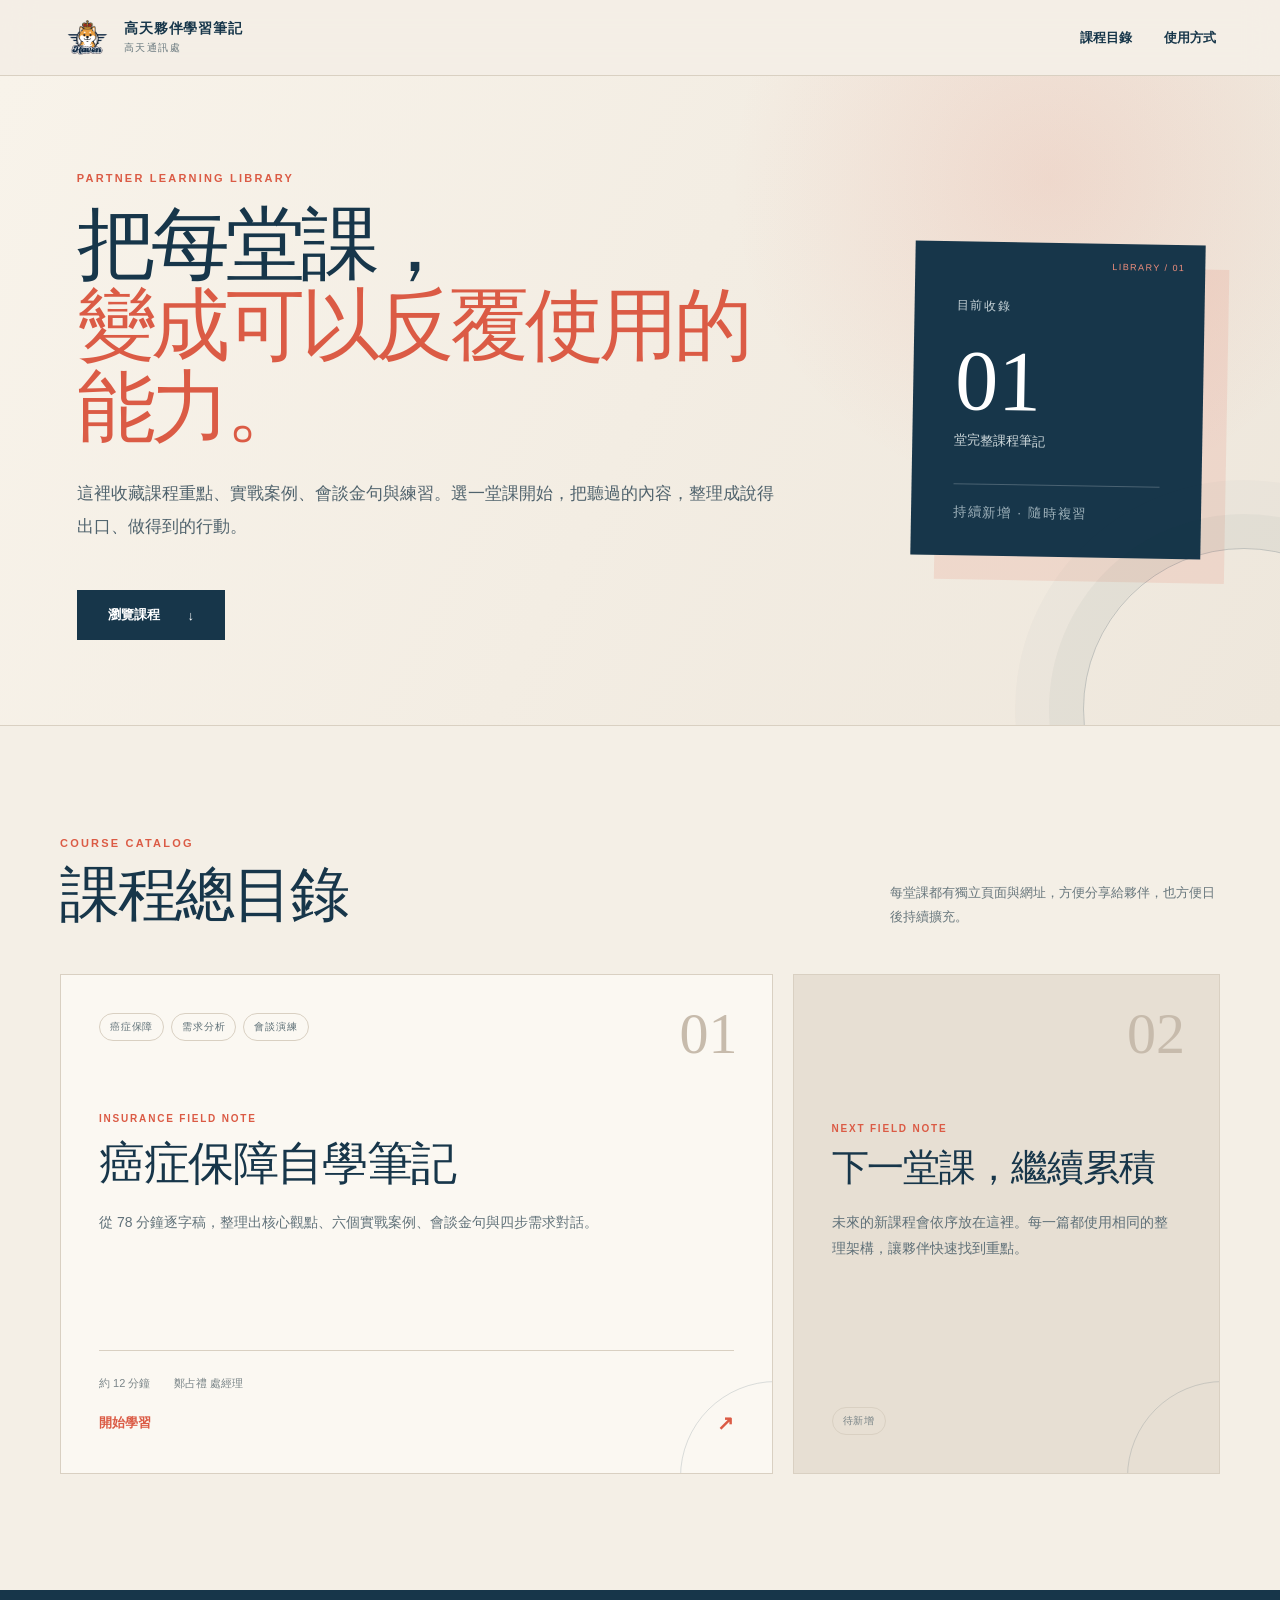
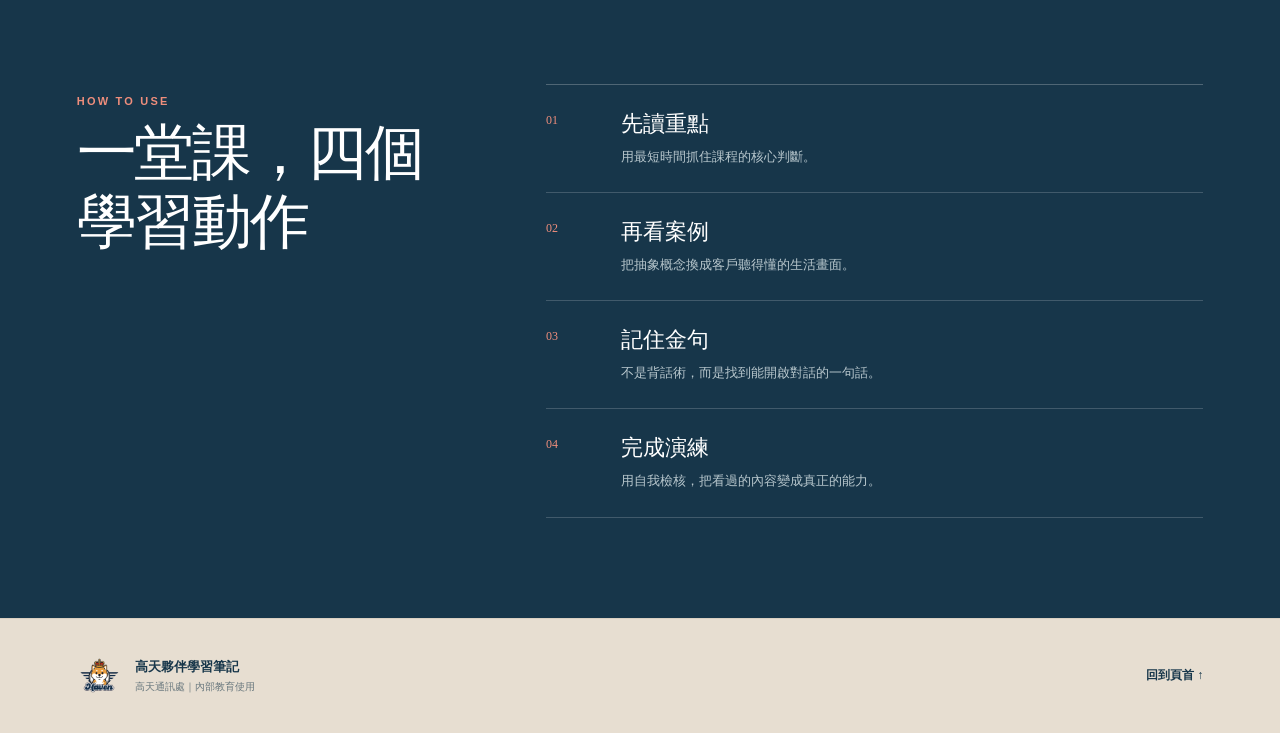
<file: index.html>
<!doctype html>
<html lang="zh-Hant">
<head>
  <meta charset="utf-8">
  <meta name="viewport" content="width=device-width, initial-scale=1">
  <title>高天夥伴學習筆記</title>
  <meta name="description" content="高天通訊處的夥伴學習筆記，將每堂課整理成重點、案例、金句與實戰演練。">
  <meta property="og:title" content="高天夥伴學習筆記｜把每堂課，變成可以反覆使用的能力。">
  <meta property="og:description" content="高天通訊處的課程重點、案例、金句與實戰演練，一站整理每堂課的學習心得。">
  <meta property="og:type" content="website">
  <meta property="og:image" content="https://hsiung250.github.io/cancer-protection-notes/og.png">
  <meta name="twitter:card" content="summary_large_image">
  <link rel="icon" href="assets/haven-logo.png">
  <link rel="stylesheet" href="styles.css">
</head>
<body>
  <header class="topbar">
    <a class="brand" href="#top" aria-label="回到頁首">
      <img class="brand-logo" src="assets/haven-logo.png" alt="Haven Logo">
      <span><b>高天夥伴學習筆記</b><small>高天通訊處</small></span>
    </a>
    <nav aria-label="頁面導覽"><a href="#courses">課程目錄</a><a href="#method">使用方式</a></nav>
  </header>

  <main id="top">
    <section class="hero">
      <div class="hero-copy">
        <p class="eyebrow">PARTNER LEARNING LIBRARY</p>
        <h1>把每堂課，<br><em>變成可以反覆使用的能力。</em></h1>
        <p class="lead">這裡收藏課程重點、實戰案例、會談金句與練習。選一堂課開始，把聽過的內容，整理成說得出口、做得到的行動。</p>
        <a class="button" href="#courses">瀏覽課程 <span>↓</span></a>
      </div>
      <aside class="library-card" aria-label="筆記庫摘要">
        <span class="card-label">LIBRARY / 01</span>
        <p>目前收錄</p>
        <strong>01</strong>
        <b>堂完整課程筆記</b>
        <div></div>
        <small>持續新增 · 隨時複習</small>
      </aside>
    </section>

    <section class="catalog" id="courses">
      <div class="section-head">
        <div><p class="eyebrow">COURSE CATALOG</p><h2>課程總目錄</h2></div>
        <p>每堂課都有獨立頁面與網址，方便分享給夥伴，也方便日後持續擴充。</p>
      </div>

      <div class="course-grid">
        <a class="course-card featured" href="courses/cancer-protection/">
          <div class="course-number">01</div>
          <div class="course-tags"><span>癌症保障</span><span>需求分析</span><span>會談演練</span></div>
          <p class="course-type">INSURANCE FIELD NOTE</p>
          <h3>癌症保障自學筆記</h3>
          <p>從 78 分鐘逐字稿，整理出核心觀點、六個實戰案例、會談金句與四步需求對話。</p>
          <div class="course-meta"><span>約 12 分鐘</span><span>鄭占禮 處經理</span></div>
          <strong>開始學習 <i>↗</i></strong>
        </a>

        <article class="course-card upcoming" aria-label="下一堂課預留位置">
          <div class="course-number">02</div>
          <p class="course-type">NEXT FIELD NOTE</p>
          <h3>下一堂課，繼續累積</h3>
          <p>未來的新課程會依序放在這裡。每一篇都使用相同的整理架構，讓夥伴快速找到重點。</p>
          <span class="status">待新增</span>
        </article>
      </div>
    </section>

    <section class="method" id="method">
      <div class="method-title"><p class="eyebrow">HOW TO USE</p><h2>一堂課，四個學習動作</h2></div>
      <ol>
        <li><span>01</span><div><h3>先讀重點</h3><p>用最短時間抓住課程的核心判斷。</p></div></li>
        <li><span>02</span><div><h3>再看案例</h3><p>把抽象概念換成客戶聽得懂的生活畫面。</p></div></li>
        <li><span>03</span><div><h3>記住金句</h3><p>不是背話術，而是找到能開啟對話的一句話。</p></div></li>
        <li><span>04</span><div><h3>完成演練</h3><p>用自我檢核，把看過的內容變成真正的能力。</p></div></li>
      </ol>
    </section>
  </main>

  <footer>
    <div><img class="footer-logo" src="assets/haven-logo.png" alt="Haven Logo"><p><b>高天夥伴學習筆記</b><small>高天通訊處｜內部教育使用</small></p></div>
    <a href="#top">回到頁首 ↑</a>
  </footer>
</body>
</html>
</file>
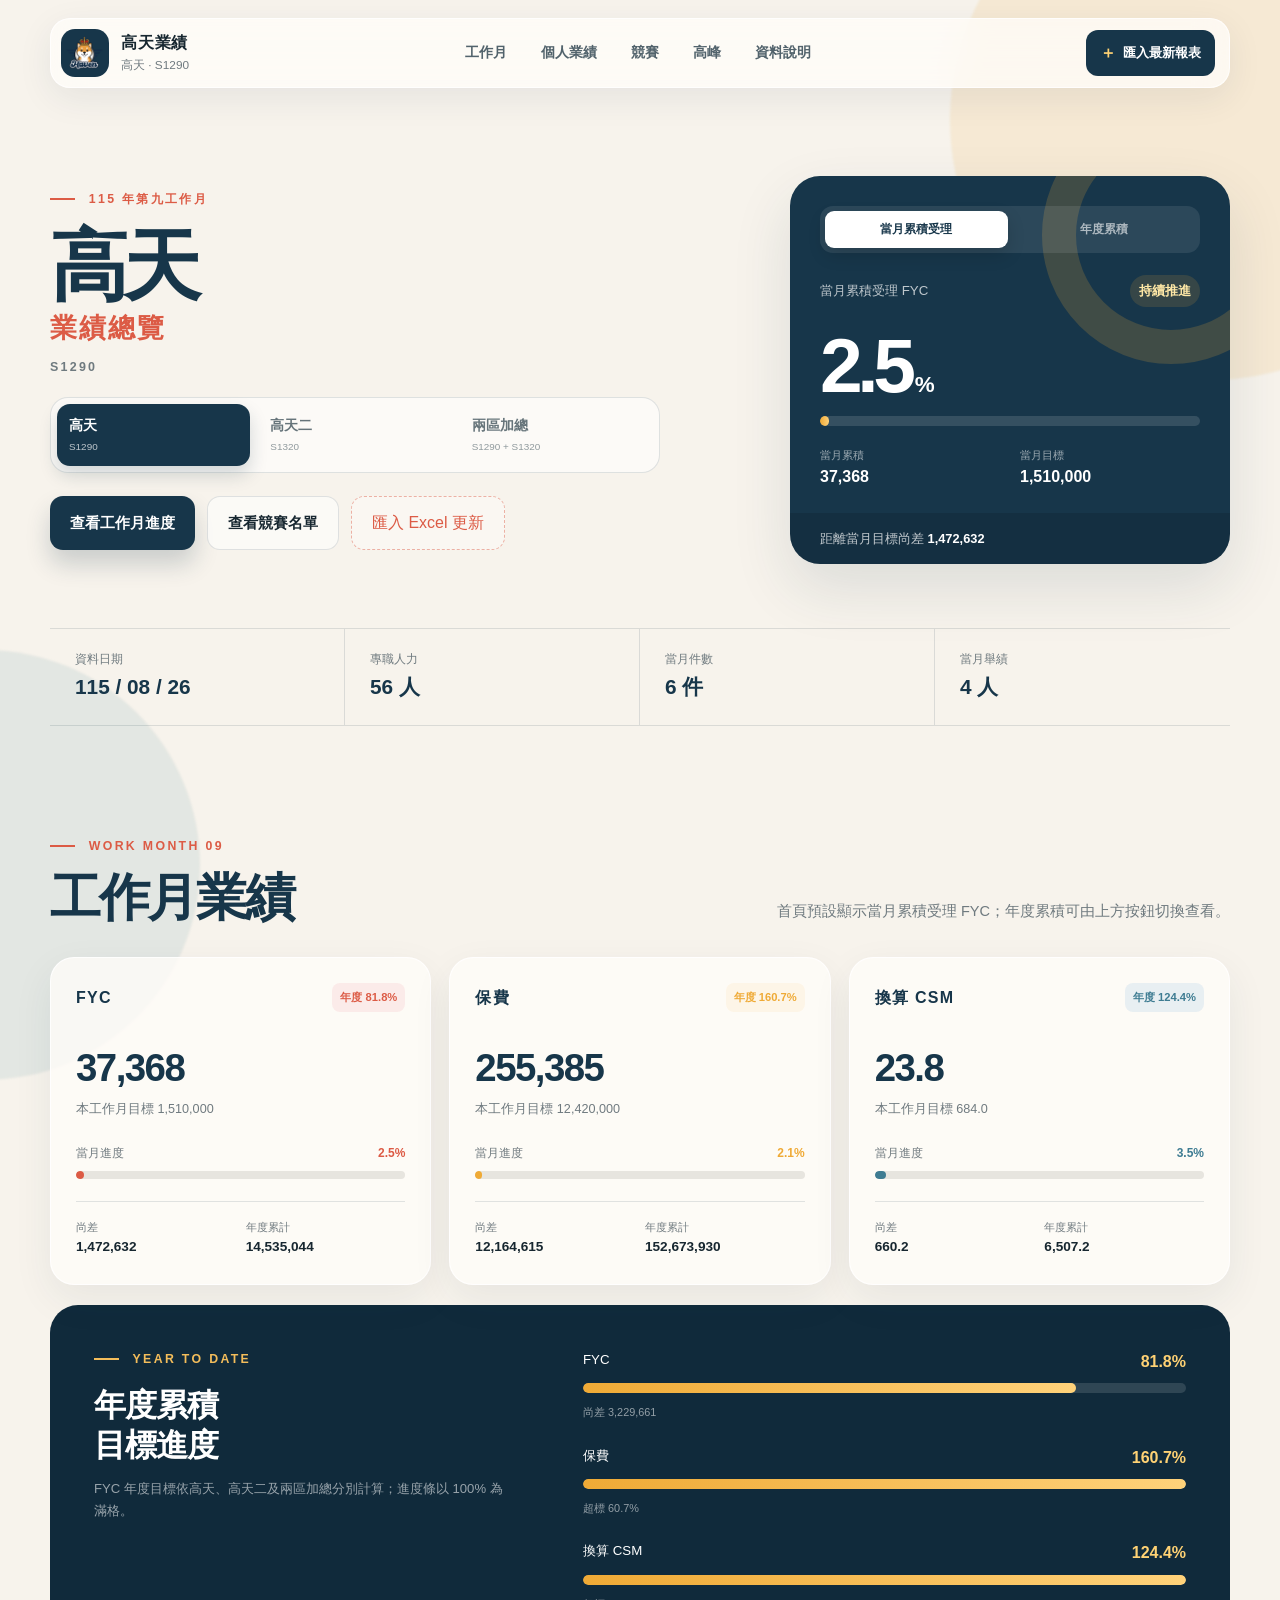
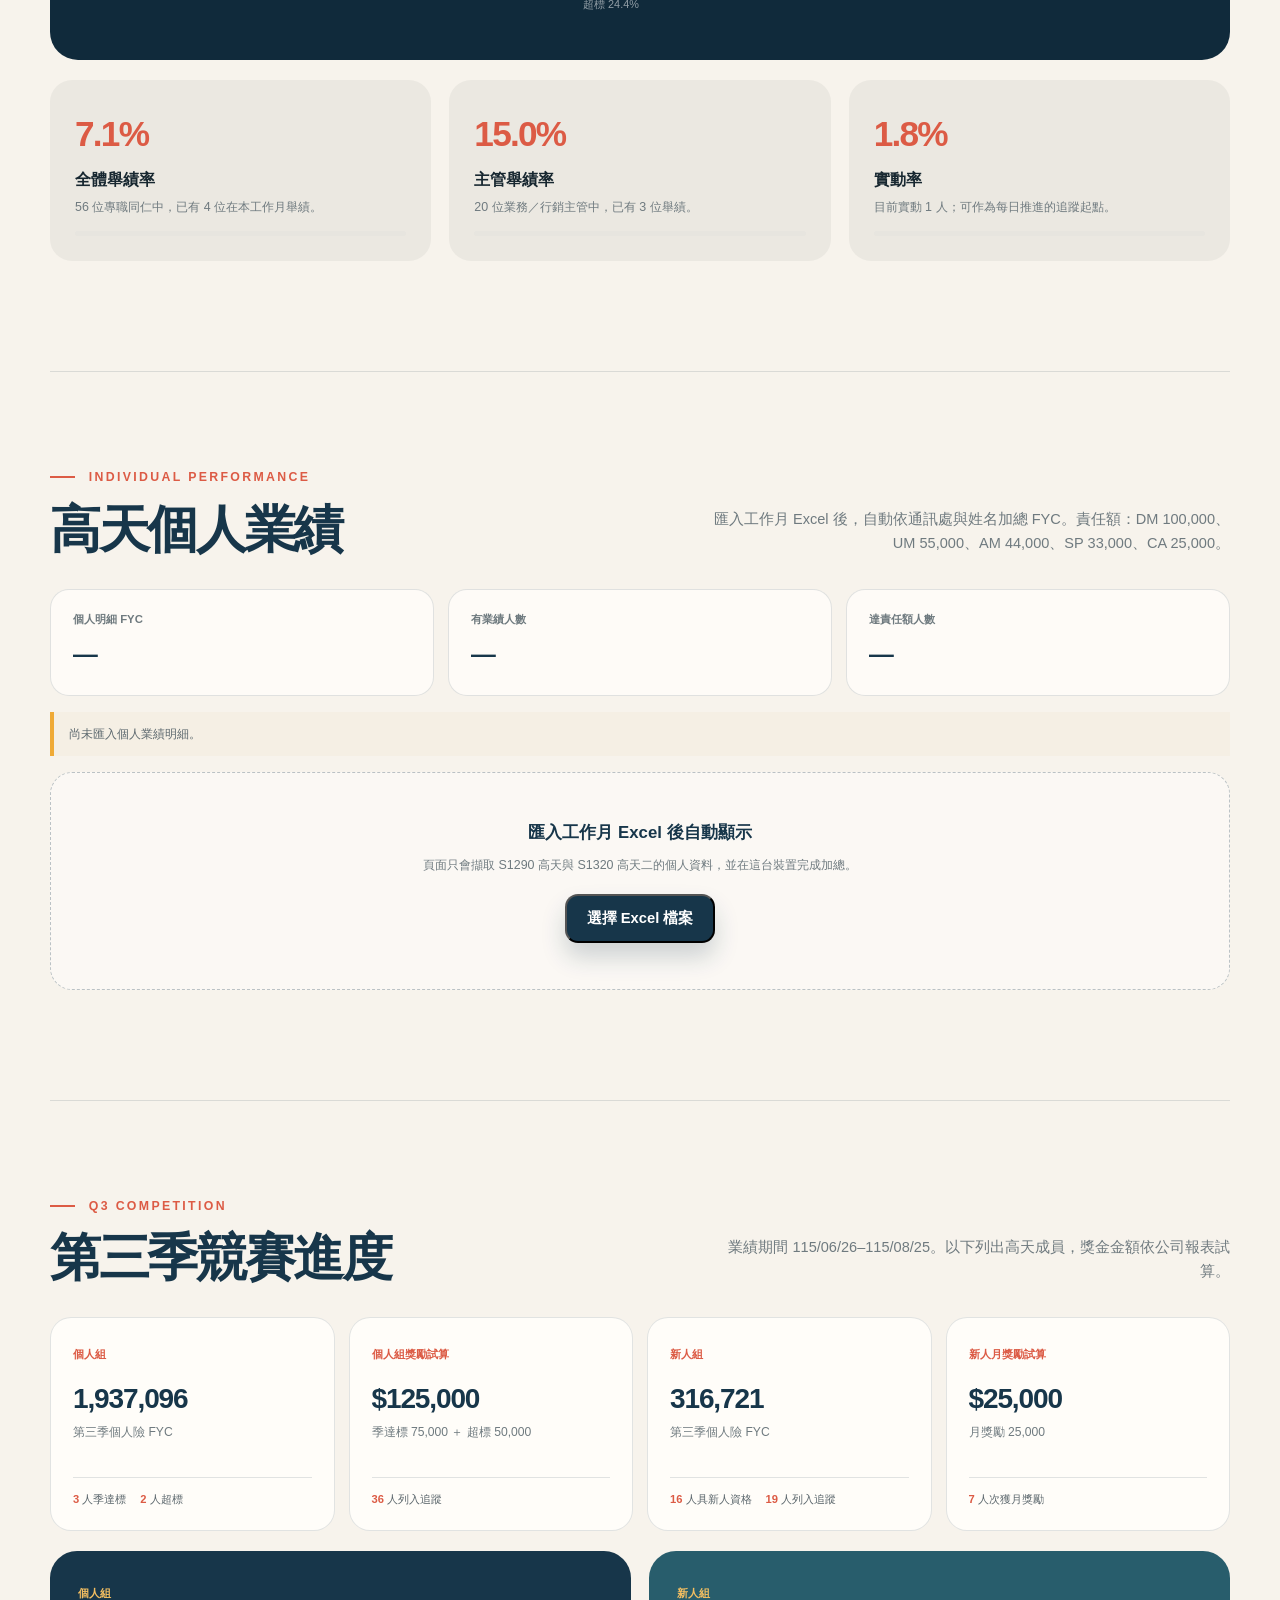
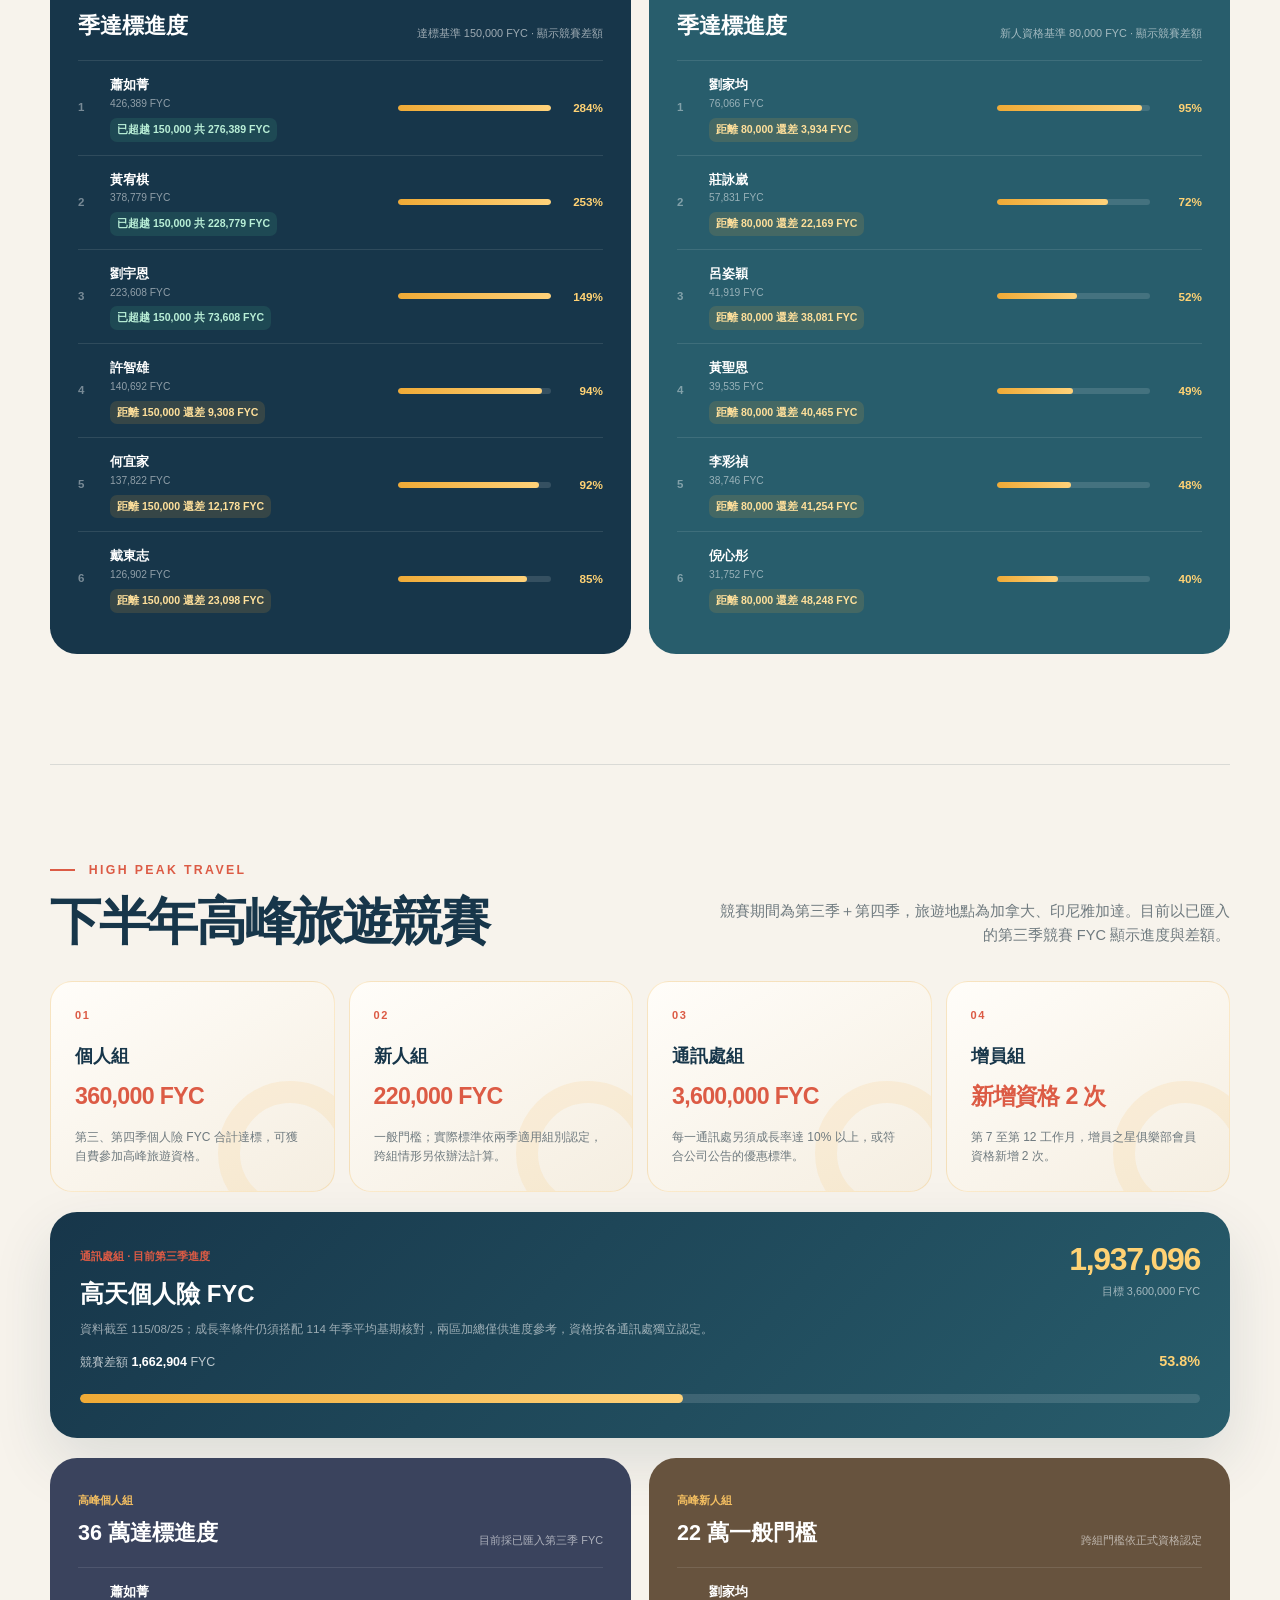
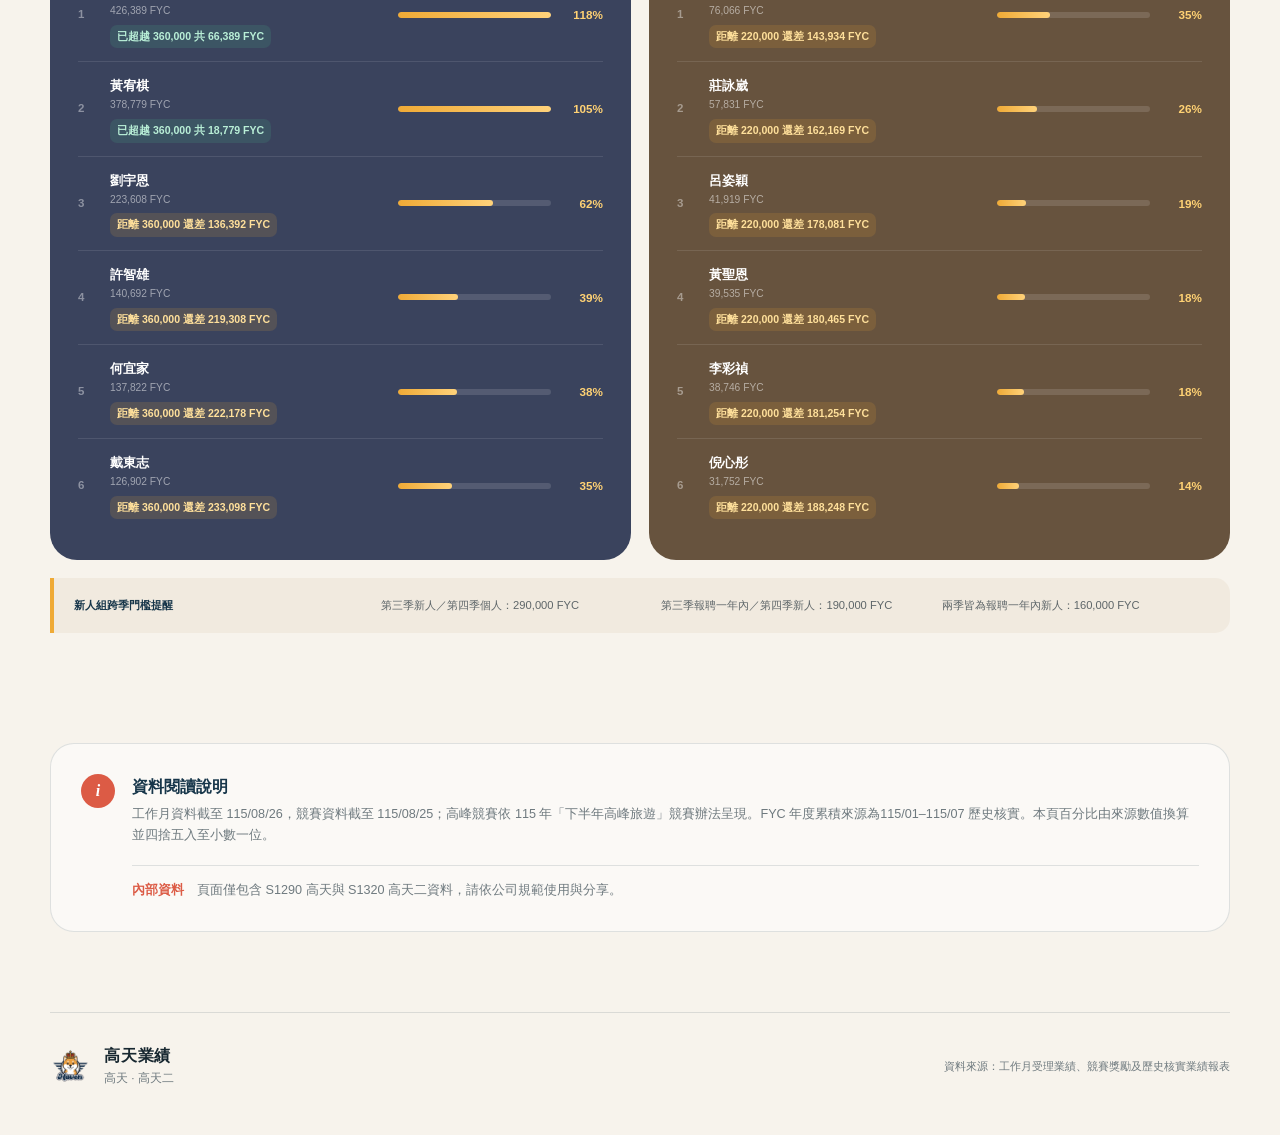
<file: performance/index.html>
<!doctype html>
<html lang="zh-Hant">
<head>
  <meta charset="utf-8">
  <meta name="viewport" content="width=device-width, initial-scale=1">
  <meta name="description" content="高天、高天二與兩區加總的工作月、第三季及下半年高峰競賽業績儀表板">
  <meta name="robots" content="noindex, nofollow">
  <title>高天業績</title>
  <link rel="icon" type="image/png" sizes="96x96" href="assets/haven-logo.png?v=92ac527c">
  <link rel="apple-touch-icon" href="assets/haven-logo.png?v=92ac527c">
  <link rel="stylesheet" href="styles.css">
</head>
<body>
  <div class="ambient ambient-one" aria-hidden="true"></div>
  <div class="ambient ambient-two" aria-hidden="true"></div>

  <header class="topbar">
    <a class="brand" href="#top" aria-label="回到頁首">
      <span class="brand-mark"><img src="assets/haven-logo.png?v=92ac527c" alt="Haven logo"></span>
      <span>
        <strong>高天業績</strong>
        <small id="brand-scope">高天 · S1290</small>
      </span>
    </a>
    <nav aria-label="頁面導覽">
      <a href="#work-month">工作月</a>
      <a href="#individual-performance">個人業績</a>
      <a href="#competition">競賽</a>
      <a href="#high-peak">高峰</a>
      <a href="#notes">資料說明</a>
    </nav>
    <button class="import-trigger" type="button" data-open-import><span>＋</span> 匯入最新報表</button>
  </header>

  <main id="top">
    <section class="hero">
      <div class="hero-copy">
        <p class="eyebrow"><span></span> <span id="hero-period">115 年第九工作月</span></p>
        <h1 class="dashboard-title"><span id="view-title">高天</span><small>業績總覽</small></h1>
        <p class="scope-code" id="view-code">S1290</p>
        <div class="unit-switcher" role="tablist" aria-label="選擇業績單位">
          <button class="active" type="button" role="tab" aria-selected="true" data-unit-view="S1290"><strong>高天</strong><small>S1290</small></button>
          <button type="button" role="tab" aria-selected="false" data-unit-view="S1320"><strong>高天二</strong><small>S1320</small></button>
          <button type="button" role="tab" aria-selected="false" data-unit-view="total"><strong>兩區加總</strong><small>S1290 + S1320</small></button>
        </div>
        <div class="hero-actions">
          <a class="button primary" href="#work-month">查看工作月進度</a>
          <a class="button ghost" href="#competition">查看競賽名單</a>
          <button class="button update" type="button" data-open-import>匯入 Excel 更新</button>
        </div>
      </div>
      <aside class="hero-score" aria-label="FYC 達成狀況">
        <div class="fyc-switcher" role="tablist" aria-label="選擇 FYC 累積口徑">
          <button class="active" type="button" role="tab" aria-selected="true" data-fyc-view="month">當月累積受理</button>
          <button type="button" role="tab" aria-selected="false" data-fyc-view="year">年度累積</button>
        </div>
        <div class="score-topline">
          <span id="hero-fyc-label">當月累積受理 FYC</span>
          <span class="status" id="hero-status">持續推進</span>
        </div>
        <strong class="score-number"><span id="hero-fyc-rate">2.5</span><small>%</small></strong>
        <div class="hero-progress" aria-label="FYC 達成率">
          <span id="hero-fyc-progress" style="--value: 2.5%"></span>
        </div>
        <div class="score-meta">
          <span><small id="hero-actual-label">當月累積</small><b id="hero-fyc-actual">37,368</b></span>
          <span><small id="hero-target-label">當月目標</small><b id="hero-fyc-target">1,510,000</b></span>
        </div>
        <p id="hero-gap-label">距離當月目標尚差 <b id="hero-fyc-gap">1,472,632</b></p>
      </aside>
    </section>

    <section class="snapshot" aria-label="資料快照">
      <div><span>資料日期</span><strong id="snapshot-date">115 / 08 / 26</strong></div>
      <div><span>專職人力</span><strong id="snapshot-headcount">56 人</strong></div>
      <div><span>當月件數</span><strong id="snapshot-cases">6 件</strong></div>
      <div><span>當月舉績</span><strong id="snapshot-contributors">4 人</strong></div>
    </section>

    <section id="work-month" class="section-block">
      <div class="section-heading">
        <div>
          <p class="eyebrow"><span></span> WORK MONTH 09</p>
          <h2>工作月業績</h2>
        </div>
        <p>首頁預設顯示當月累積受理 FYC；年度累積可由上方按鈕切換查看。</p>
      </div>

      <div class="metric-grid">
        <article class="metric-card coral">
          <div class="metric-header"><span>FYC</span><b id="fyc-year-badge">年度 81.8%</b></div>
          <h3 id="fyc-month-actual">37,368</h3>
          <p>本工作月目標 <span id="fyc-month-target">1,510,000</span></p>
          <div class="bar-row"><span>當月進度</span><strong id="fyc-month-rate">2.5%</strong></div>
          <div class="progress"><span id="fyc-month-progress" style="--value: 2.5%"></span></div>
          <div class="metric-footer">
            <span><small>尚差</small><b id="fyc-month-gap">1,472,632</b></span>
            <span><small>年度累計</small><b id="fyc-year-actual">14,535,044</b></span>
          </div>
        </article>

        <article class="metric-card gold">
          <div class="metric-header"><span>保費</span><b id="premium-year-badge">年度 160.7%</b></div>
          <h3 id="premium-month-actual">255,385</h3>
          <p>本工作月目標 <span id="premium-month-target">12,420,000</span></p>
          <div class="bar-row"><span>當月進度</span><strong id="premium-month-rate">2.1%</strong></div>
          <div class="progress"><span id="premium-month-progress" style="--value: 2.1%"></span></div>
          <div class="metric-footer">
            <span><small>尚差</small><b id="premium-month-gap">12,164,615</b></span>
            <span><small>年度累計</small><b id="premium-year-actual">152,673,930</b></span>
          </div>
        </article>

        <article class="metric-card blue">
          <div class="metric-header"><span>換算 CSM</span><b id="csm-year-badge">年度 124.4%</b></div>
          <h3 id="csm-month-actual">23.8</h3>
          <p>本工作月目標 <span id="csm-month-target">684</span></p>
          <div class="bar-row"><span>當月進度</span><strong id="csm-month-rate">3.5%</strong></div>
          <div class="progress"><span id="csm-month-progress" style="--value: 3.5%"></span></div>
          <div class="metric-footer">
            <span><small>尚差</small><b id="csm-month-gap">660.2</b></span>
            <span><small>年度累計</small><b id="csm-year-actual">6,507.2</b></span>
          </div>
        </article>
      </div>

      <div class="year-panel">
        <div class="panel-intro">
          <p class="eyebrow light"><span></span> YEAR TO DATE</p>
          <h3>年度累積<br>目標進度</h3>
          <p>FYC 年度目標依高天、高天二及兩區加總分別計算；進度條以 100% 為滿格。</p>
        </div>
        <div class="year-bars">
          <div class="year-item">
            <div><span>FYC</span><strong id="fyc-year-rate">81.8%</strong></div>
            <div class="track"><i id="fyc-year-progress" style="--value: 81.8%"></i></div>
            <small id="fyc-year-over">尚差 3,229,661</small>
          </div>
          <div class="year-item">
            <div><span>保費</span><strong id="premium-year-rate">160.7%</strong></div>
            <div class="track"><i id="premium-year-progress" style="--value: 100%"></i></div>
            <small id="premium-year-over">超標 60.7%</small>
          </div>
          <div class="year-item">
            <div><span>換算 CSM</span><strong id="csm-year-rate">124.4%</strong></div>
            <div class="track"><i id="csm-year-progress" style="--value: 100%"></i></div>
            <small id="csm-year-over">超標 24.4%</small>
          </div>
        </div>
      </div>

      <div class="people-grid">
        <article>
          <span class="people-number" id="all-contribution-rate">7.1%</span>
          <h3>全體舉績率</h3>
          <p id="all-contribution-copy">56 位專職同仁中，已有 4 位在本工作月舉績。</p>
          <div class="progress thin"><span id="all-contribution-progress" style="--value: 7.1%"></span></div>
        </article>
        <article>
          <span class="people-number" id="manager-contribution-rate">15.0%</span>
          <h3>主管舉績率</h3>
          <p id="manager-contribution-copy">20 位業務／行銷主管中，已有 3 位舉績。</p>
          <div class="progress thin"><span id="manager-contribution-progress" style="--value: 15%"></span></div>
        </article>
        <article>
          <span class="people-number" id="active-rate">1.8%</span>
          <h3>實動率</h3>
          <p id="active-copy">目前實動 1 人；首日數據適合做為每日推進起點。</p>
          <div class="progress thin"><span id="active-progress" style="--value: 1.8%"></span></div>
        </article>
      </div>
    </section>

    <section id="individual-performance" class="section-block individual-section">
      <div class="section-heading">
        <div>
          <p class="eyebrow"><span></span> INDIVIDUAL PERFORMANCE</p>
          <h2><span id="individual-scope">高天</span>個人業績</h2>
        </div>
        <p>匯入工作月 Excel 後，自動依通訊處與姓名加總 FYC。責任額：DM 100,000、UM 55,000、AM 44,000、SP 33,000、CA 25,000。</p>
      </div>

      <div class="individual-summary" aria-label="個人業績摘要">
        <article><span>個人明細 FYC</span><strong id="individual-fyc-total">—</strong></article>
        <article><span>有業績人數</span><strong id="individual-contributors">—</strong></article>
        <article><span>達責任額人數</span><strong id="individual-target-count">—</strong></article>
      </div>

      <div class="individual-reconcile" id="individual-reconcile">尚未匯入個人業績明細。</div>

      <div class="individual-table-wrap" id="individual-table-wrap" hidden>
        <table class="individual-table">
          <thead>
            <tr>
              <th scope="col">排名</th>
              <th scope="col">姓名</th>
              <th scope="col">FYC</th>
              <th scope="col">責任額</th>
              <th scope="col">責任差額</th>
            </tr>
          </thead>
          <tbody id="individual-table-body"></tbody>
        </table>
      </div>

      <div class="individual-empty" id="individual-empty">
        <strong>匯入工作月 Excel 後自動顯示</strong>
        <p>頁面只會擷取 S1290 高天與 S1320 高天二的個人資料，並在這台裝置完成加總。</p>
        <button class="button primary" type="button" data-open-import>選擇 Excel 檔案</button>
      </div>
    </section>

    <section id="competition" class="section-block competition-section">
      <div class="section-heading">
        <div>
          <p class="eyebrow"><span></span> Q3 COMPETITION</p>
          <h2>第三季競賽進度</h2>
        </div>
        <p>業績期間 <span id="competition-period">115/06/26–115/08/25</span>。以下列出<span id="competition-scope">高天</span>成員，獎金金額依公司報表試算。</p>
      </div>

      <div class="competition-summary">
        <article>
          <span class="summary-kicker">個人組</span>
          <strong id="personal-quarter-fyc">1,937,096</strong>
          <p>第三季個人險 FYC</p>
          <div class="summary-stats"><span><b id="personal-season-count">3</b> 人季達標</span><span><b id="personal-over-count">2</b> 人超標</span></div>
        </article>
        <article>
          <span class="summary-kicker">個人組獎勵試算</span>
          <strong id="personal-awards">$125,000</strong>
          <p id="personal-awards-copy">季達標 75,000 ＋ 超標 50,000</p>
          <div class="summary-stats"><span><b id="personal-count">36</b> 人列入追蹤</span></div>
        </article>
        <article>
          <span class="summary-kicker">新人組</span>
          <strong id="newcomer-quarter-fyc">316,721</strong>
          <p>第三季個人險 FYC</p>
          <div class="summary-stats"><span><b id="newcomer-qualified-count">16</b> 人具新人資格</span><span><b id="newcomer-count">19</b> 人列入追蹤</span></div>
        </article>
        <article>
          <span class="summary-kicker">新人月獎勵試算</span>
          <strong id="newcomer-awards">$25,000</strong>
          <p id="newcomer-awards-copy">7 工 7,000 ＋ 8 工 18,000</p>
          <div class="summary-stats"><span><b id="newcomer-award-count">7</b> 人次獲月獎勵</span></div>
        </article>
      </div>

      <div class="leaderboards">
        <article class="leaderboard">
          <div class="leaderboard-head">
            <div><span>個人組</span><h3>季達標進度</h3></div>
            <small>達標基準 150,000 FYC · 顯示競賽差額</small>
          </div>
          <ol id="personal-leaderboard">
            <li><b>1</b><span class="person"><strong>蕭如菁</strong><small>426,389 FYC</small><small class="competition-gap reached">已超越 150,000 共 276,389 FYC</small></span><span class="mini-track"><i style="--value:100%"></i></span><em>284%</em></li>
            <li><b>2</b><span class="person"><strong>黃宥棋</strong><small>378,779 FYC</small><small class="competition-gap reached">已超越 150,000 共 228,779 FYC</small></span><span class="mini-track"><i style="--value:100%"></i></span><em>253%</em></li>
            <li><b>3</b><span class="person"><strong>劉宇恩</strong><small>223,608 FYC</small><small class="competition-gap reached">已超越 150,000 共 73,608 FYC</small></span><span class="mini-track"><i style="--value:100%"></i></span><em>149%</em></li>
            <li><b>4</b><span class="person"><strong>許智雄</strong><small>140,692 FYC</small><small class="competition-gap remaining">距離 150,000 還差 9,308 FYC</small></span><span class="mini-track"><i style="--value:93.8%"></i></span><em>94%</em></li>
            <li><b>5</b><span class="person"><strong>何宜家</strong><small>137,822 FYC</small><small class="competition-gap remaining">距離 150,000 還差 12,178 FYC</small></span><span class="mini-track"><i style="--value:91.9%"></i></span><em>92%</em></li>
            <li><b>6</b><span class="person"><strong>戴東志</strong><small>126,902 FYC</small><small class="competition-gap remaining">距離 150,000 還差 23,098 FYC</small></span><span class="mini-track"><i style="--value:84.6%"></i></span><em>85%</em></li>
          </ol>
        </article>

        <article class="leaderboard newcomer">
          <div class="leaderboard-head">
            <div><span>新人組</span><h3>季達標進度</h3></div>
            <small>新人資格基準 80,000 FYC · 顯示競賽差額</small>
          </div>
          <ol id="newcomer-leaderboard">
            <li><b>1</b><span class="person"><strong>劉家均</strong><small>76,066 FYC</small><small class="competition-gap remaining">距離 80,000 還差 3,934 FYC</small></span><span class="mini-track"><i style="--value:95.1%"></i></span><em>95%</em></li>
            <li><b>2</b><span class="person"><strong>莊詠崴</strong><small>57,831 FYC</small><small class="competition-gap remaining">距離 80,000 還差 22,169 FYC</small></span><span class="mini-track"><i style="--value:72.3%"></i></span><em>72%</em></li>
            <li><b>3</b><span class="person"><strong>呂姿穎</strong><small>41,919 FYC</small><small class="competition-gap remaining">距離 80,000 還差 38,081 FYC</small></span><span class="mini-track"><i style="--value:52.4%"></i></span><em>52%</em></li>
            <li><b>4</b><span class="person"><strong>黃聖恩</strong><small>39,535 FYC</small><small class="competition-gap remaining">距離 80,000 還差 40,465 FYC</small></span><span class="mini-track"><i style="--value:49.4%"></i></span><em>49%</em></li>
            <li><b>5</b><span class="person"><strong>李彩禎</strong><small>38,746 FYC</small><small class="competition-gap remaining">距離 80,000 還差 41,254 FYC</small></span><span class="mini-track"><i style="--value:48.4%"></i></span><em>48%</em></li>
            <li><b>6</b><span class="person"><strong>倪心彤</strong><small>31,752 FYC</small><small class="competition-gap remaining">距離 80,000 還差 48,248 FYC</small></span><span class="mini-track"><i style="--value:39.7%"></i></span><em>40%</em></li>
          </ol>
        </article>
      </div>
    </section>

    <section id="high-peak" class="section-block high-peak-section">
      <div class="section-heading">
        <div>
          <p class="eyebrow"><span></span> HIGH PEAK TRAVEL</p>
          <h2>下半年高峰旅遊競賽</h2>
        </div>
        <p>競賽期間為第三季＋第四季，旅遊地點為加拿大、印尼雅加達。目前以已匯入的第三季競賽 FYC 顯示進度與差額。</p>
      </div>

      <div class="high-peak-rules" aria-label="高峰競賽資格規則">
        <article>
          <span class="rule-number">01</span>
          <strong>個人組</strong>
          <b>360,000 FYC</b>
          <p>第三、第四季個人險 FYC 合計達標，可獲自費參加高峰旅遊資格。</p>
        </article>
        <article>
          <span class="rule-number">02</span>
          <strong>新人組</strong>
          <b>220,000 FYC</b>
          <p>一般門檻；實際標準依兩季適用組別認定，跨組情形另依辦法計算。</p>
        </article>
        <article>
          <span class="rule-number">03</span>
          <strong>通訊處組</strong>
          <b>3,600,000 FYC</b>
          <p>每一通訊處另須成長率達 10% 以上，或符合公司公告的優惠標準。</p>
        </article>
        <article>
          <span class="rule-number">04</span>
          <strong>增員組</strong>
          <b>新增資格 2 次</b>
          <p>第 7 至第 12 工作月，增員之星俱樂部會員資格新增 2 次。</p>
        </article>
      </div>

      <div class="high-peak-office-card">
        <div>
          <span class="summary-kicker">通訊處組 · 目前第三季進度</span>
          <h3><span id="high-peak-scope">高天</span>個人險 FYC</h3>
          <p>資料截至 <span id="high-peak-date">115/08/25</span>；成長率條件仍須搭配 114 年季平均基期核對，兩區加總僅供進度參考，資格按各通訊處獨立認定。</p>
        </div>
        <div class="high-peak-score">
          <strong id="high-peak-office-fyc">1,937,096</strong>
          <small>目標 <span id="high-peak-office-target">3,600,000</span> FYC</small>
        </div>
        <div class="high-peak-progress-copy">
          <span id="high-peak-office-gap-label">競賽差額 <b id="high-peak-office-gap">1,662,904</b> FYC</span>
          <em id="high-peak-office-rate">53.8%</em>
        </div>
        <div class="track high-peak-track"><i id="high-peak-office-progress" style="--value:53.8%"></i></div>
      </div>

      <div class="leaderboards high-peak-leaderboards">
        <article class="leaderboard high-peak-personal">
          <div class="leaderboard-head">
            <div><span>高峰個人組</span><h3>36 萬達標進度</h3></div>
            <small>目前採已匯入第三季 FYC</small>
          </div>
          <ol id="high-peak-personal-leaderboard"></ol>
        </article>
        <article class="leaderboard high-peak-newcomer">
          <div class="leaderboard-head">
            <div><span>高峰新人組</span><h3>22 萬一般門檻</h3></div>
            <small>跨組門檻依正式資格認定</small>
          </div>
          <ol id="high-peak-newcomer-leaderboard"></ol>
        </article>
      </div>

      <div class="high-peak-note">
        <strong>新人組跨季門檻提醒</strong>
        <span>第三季新人／第四季個人：290,000 FYC</span>
        <span>第三季報聘一年內／第四季新人：190,000 FYC</span>
        <span>兩季皆為報聘一年內新人：160,000 FYC</span>
      </div>
    </section>

    <section id="notes" class="notes">
      <div>
        <span class="note-icon">i</span>
        <div>
          <h2>資料閱讀說明</h2>
          <p>工作月資料截至 <span id="note-work-date">115/08/26</span>，競賽資料截至 <span id="note-competition-date">115/08/25</span>；高峰競賽依 115 年「下半年高峰旅遊」競賽辦法呈現。FYC 年度累積來源為<span id="note-fyc-source">115/01–115/07 歷史核實</span>。本頁百分比由來源數值換算並四捨五入至小數一位。</p>
        </div>
      </div>
      <p class="privacy"><strong>內部資料</strong>　頁面僅包含 S1290 高天與 S1320 高天二資料，請依公司規範使用與分享。</p>
    </section>
  </main>

  <footer>
    <div class="footer-brand"><img src="assets/haven-logo.png?v=92ac527c" alt=""><span><strong>高天業績</strong><small>高天 · 高天二</small></span></div>
    <p>資料來源：工作月受理業績、競賽獎勵及歷史核實業績報表</p>
  </footer>

  <dialog class="import-dialog" id="import-dialog" aria-labelledby="import-title">
    <form class="import-panel" id="import-form">
      <div class="dialog-head">
        <div>
          <p class="eyebrow"><span></span> LOCAL EXCEL UPDATE</p>
          <h2 id="import-title">匯入最新公司報表</h2>
        </div>
        <button class="dialog-close" type="button" data-close-import aria-label="關閉">×</button>
      </div>
      <p class="local-note"><strong>只在這台裝置處理</strong>　每次只讀取一個檔案；Excel 與密碼不會上傳，已讀取的結果會保留來合併更新。</p>
      <div class="single-file-guide" aria-label="單檔匯入流程">
        <span><b>1</b>選擇一個檔案</span>
        <span><b>2</b>讀取並更新</span>
        <span><b>3</b>再選下一個</span>
      </div>
      <div class="file-fields">
        <label class="file-field single-file-field">
          <span class="file-step">ONE FILE AT A TIME</span>
          <span class="file-copy"><strong>選擇這次要讀取的一個報表</strong><small>支援工作月、競賽 `.xlsm/.xlsx` 與單一高天／高天二歷史核實 `.xls/.html`；網頁會自動判斷類型。</small></span>
          <input id="report-file" name="report" type="file" accept=".xlsm,.xlsx,.xls,.html,.htm" required>
        </label>
      </div>
      <label class="password-field">
        <span>Excel 開啟密碼（工作月或競賽報表才需要）</span>
        <span class="password-control"><input id="excel-password" type="password" autocomplete="off" placeholder="加密 Excel 才需輸入"><button id="toggle-password" type="button">顯示</button></span>
        <small>歷史核實 `.xls` 不需密碼；密碼只存在於這次讀取過程，不會儲存。</small>
      </label>
      <label class="remember-field"><input id="remember-result" type="checkbox" checked> 在這台裝置記住整理後的兩區數據</label>
      <div class="import-status" id="import-status" role="status" aria-live="polite">請選擇一個檔案。讀取完成後，再選擇下一個。</div>
      <div class="dialog-actions">
        <button class="button ghost" type="button" id="restore-default">恢復內建資料</button>
        <button class="button primary" type="submit" id="run-import">讀取這一個檔案</button>
      </div>
    </form>
  </dialog>

  <script type="module" src="bundle.js?v=20260830a"></script>
</body>
</html>
</file>
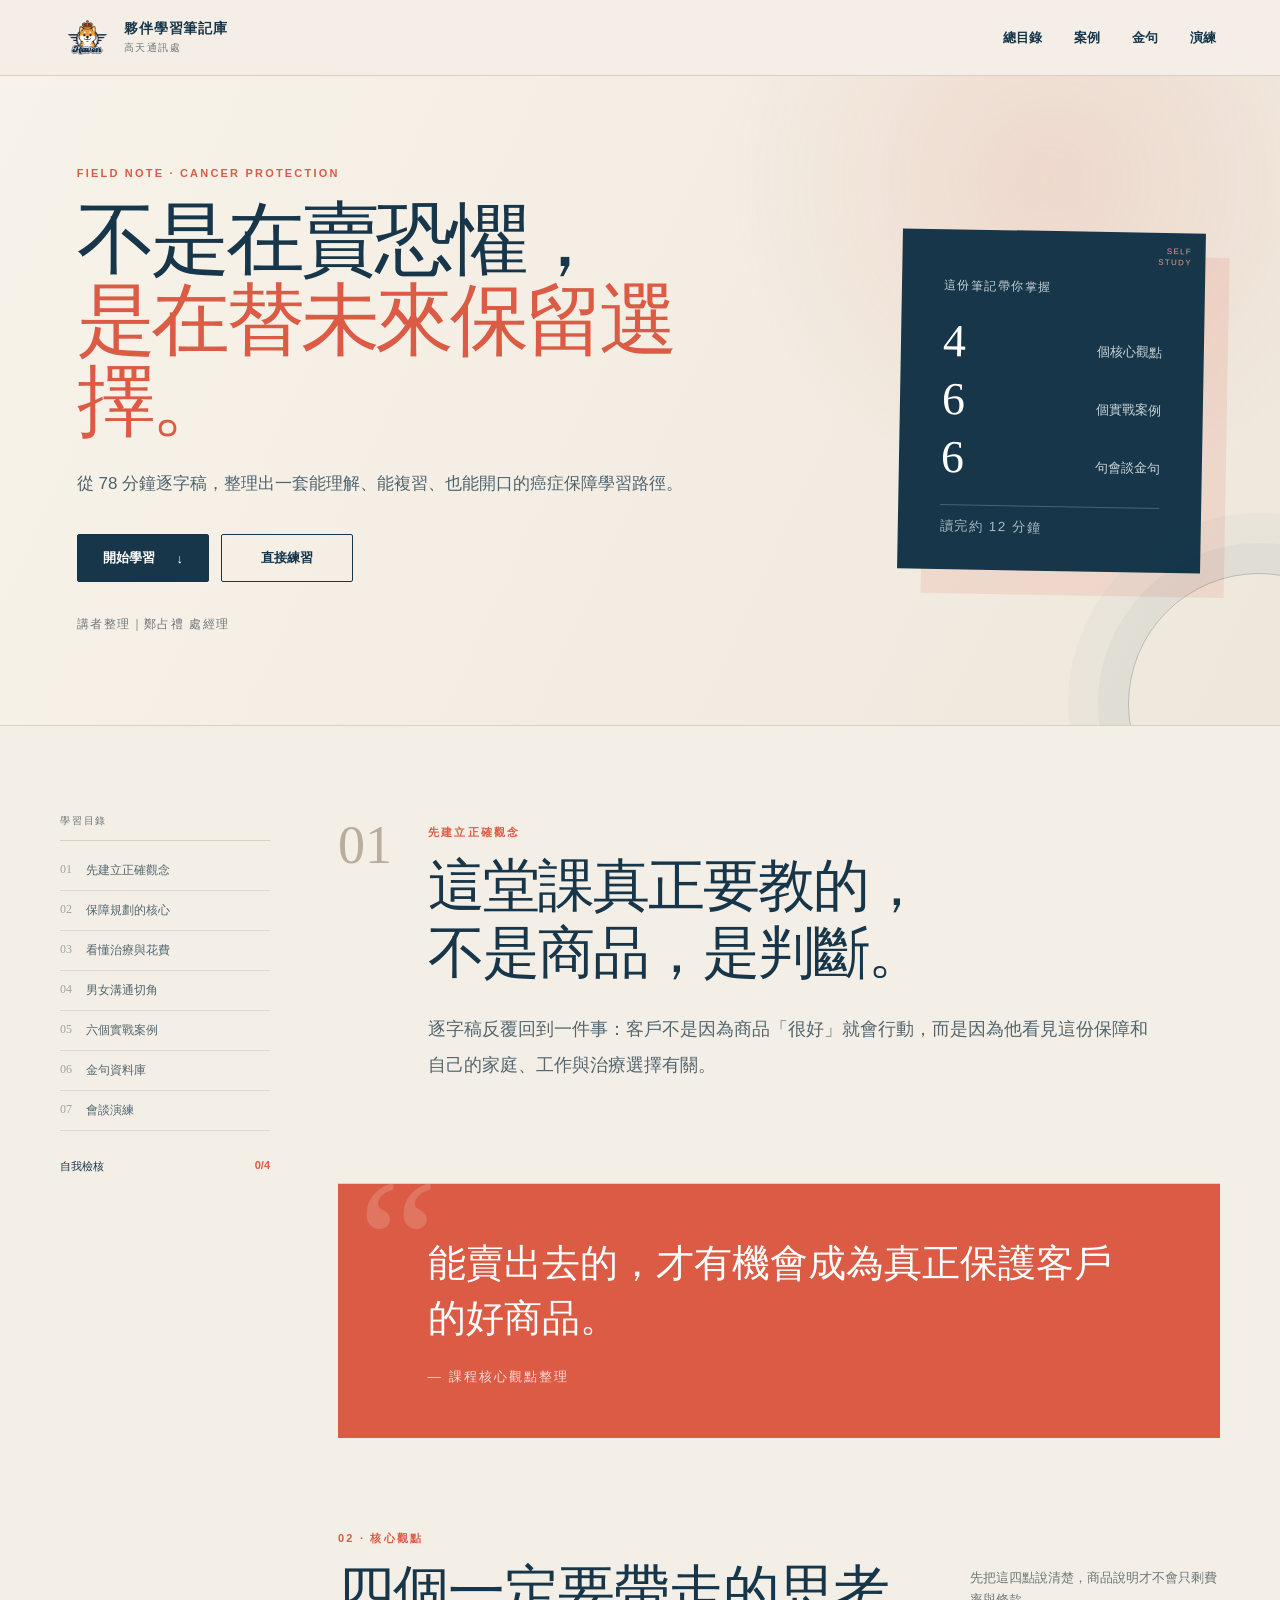
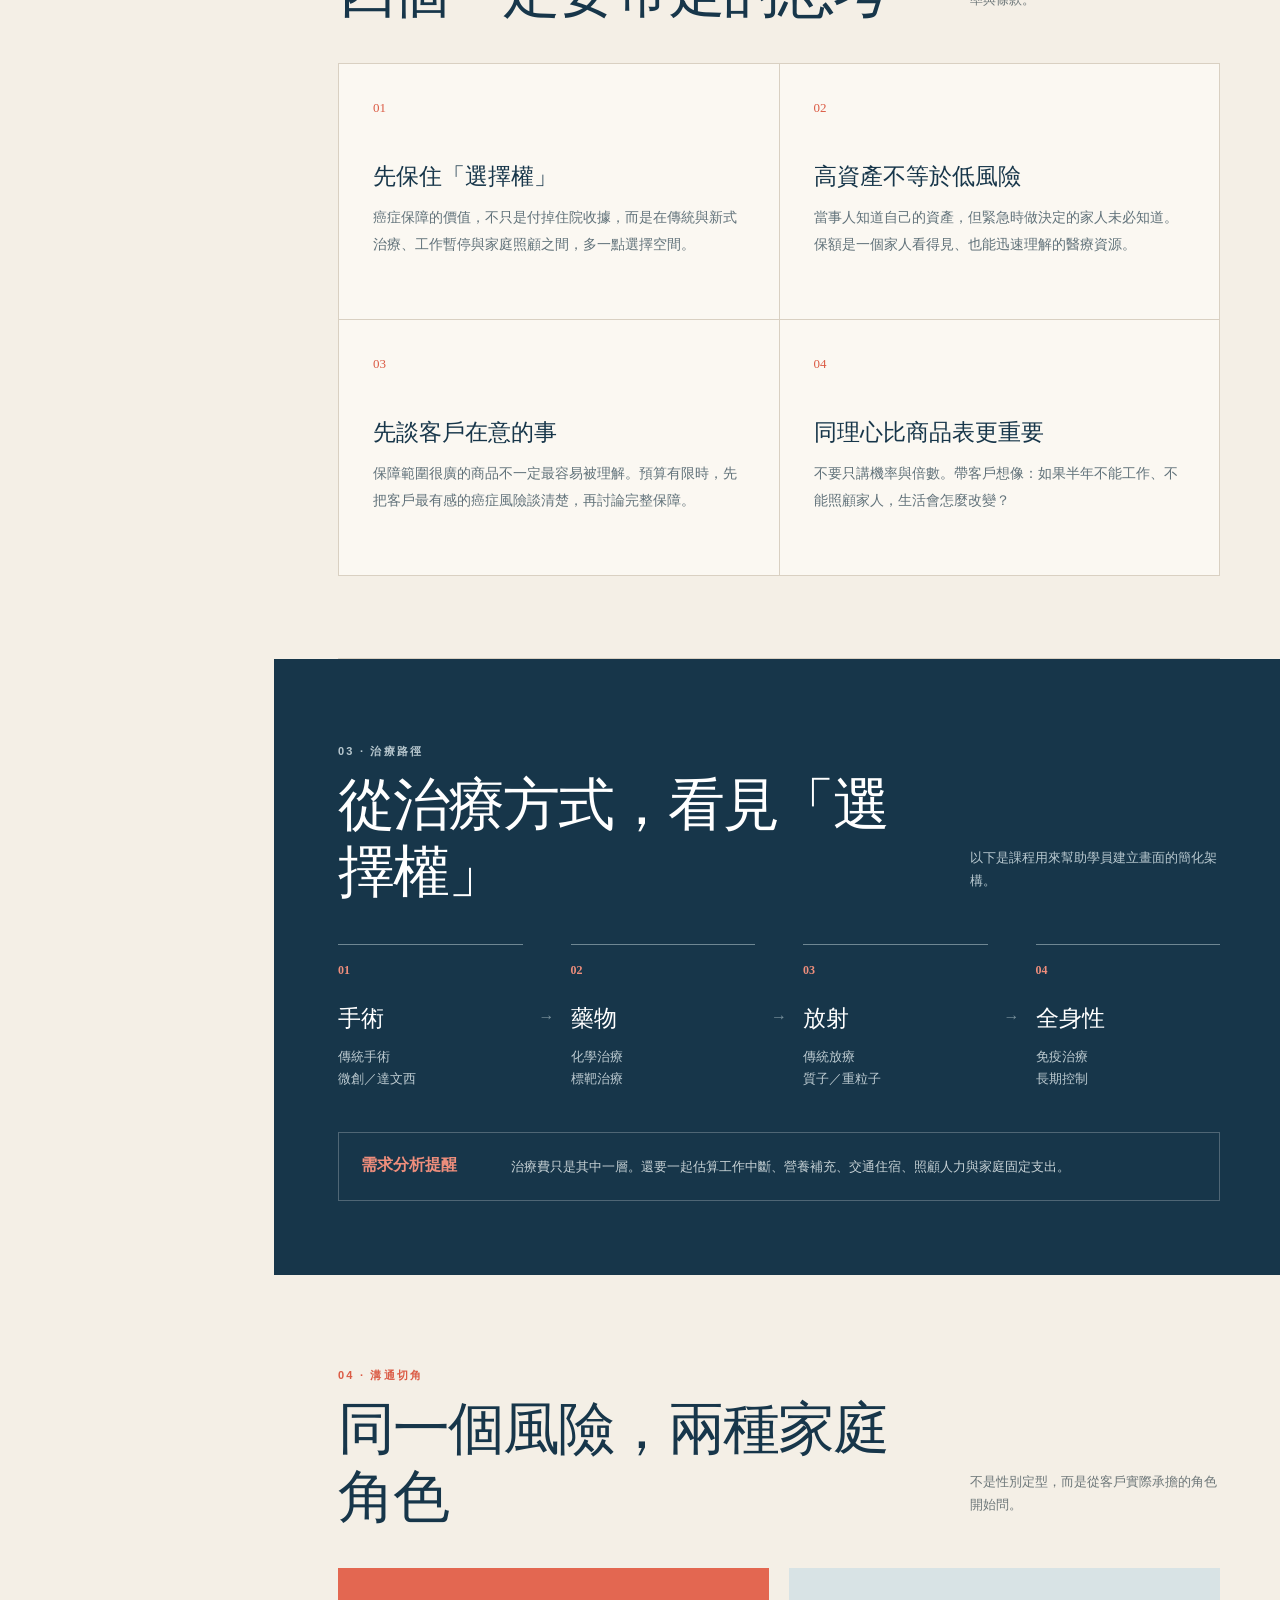
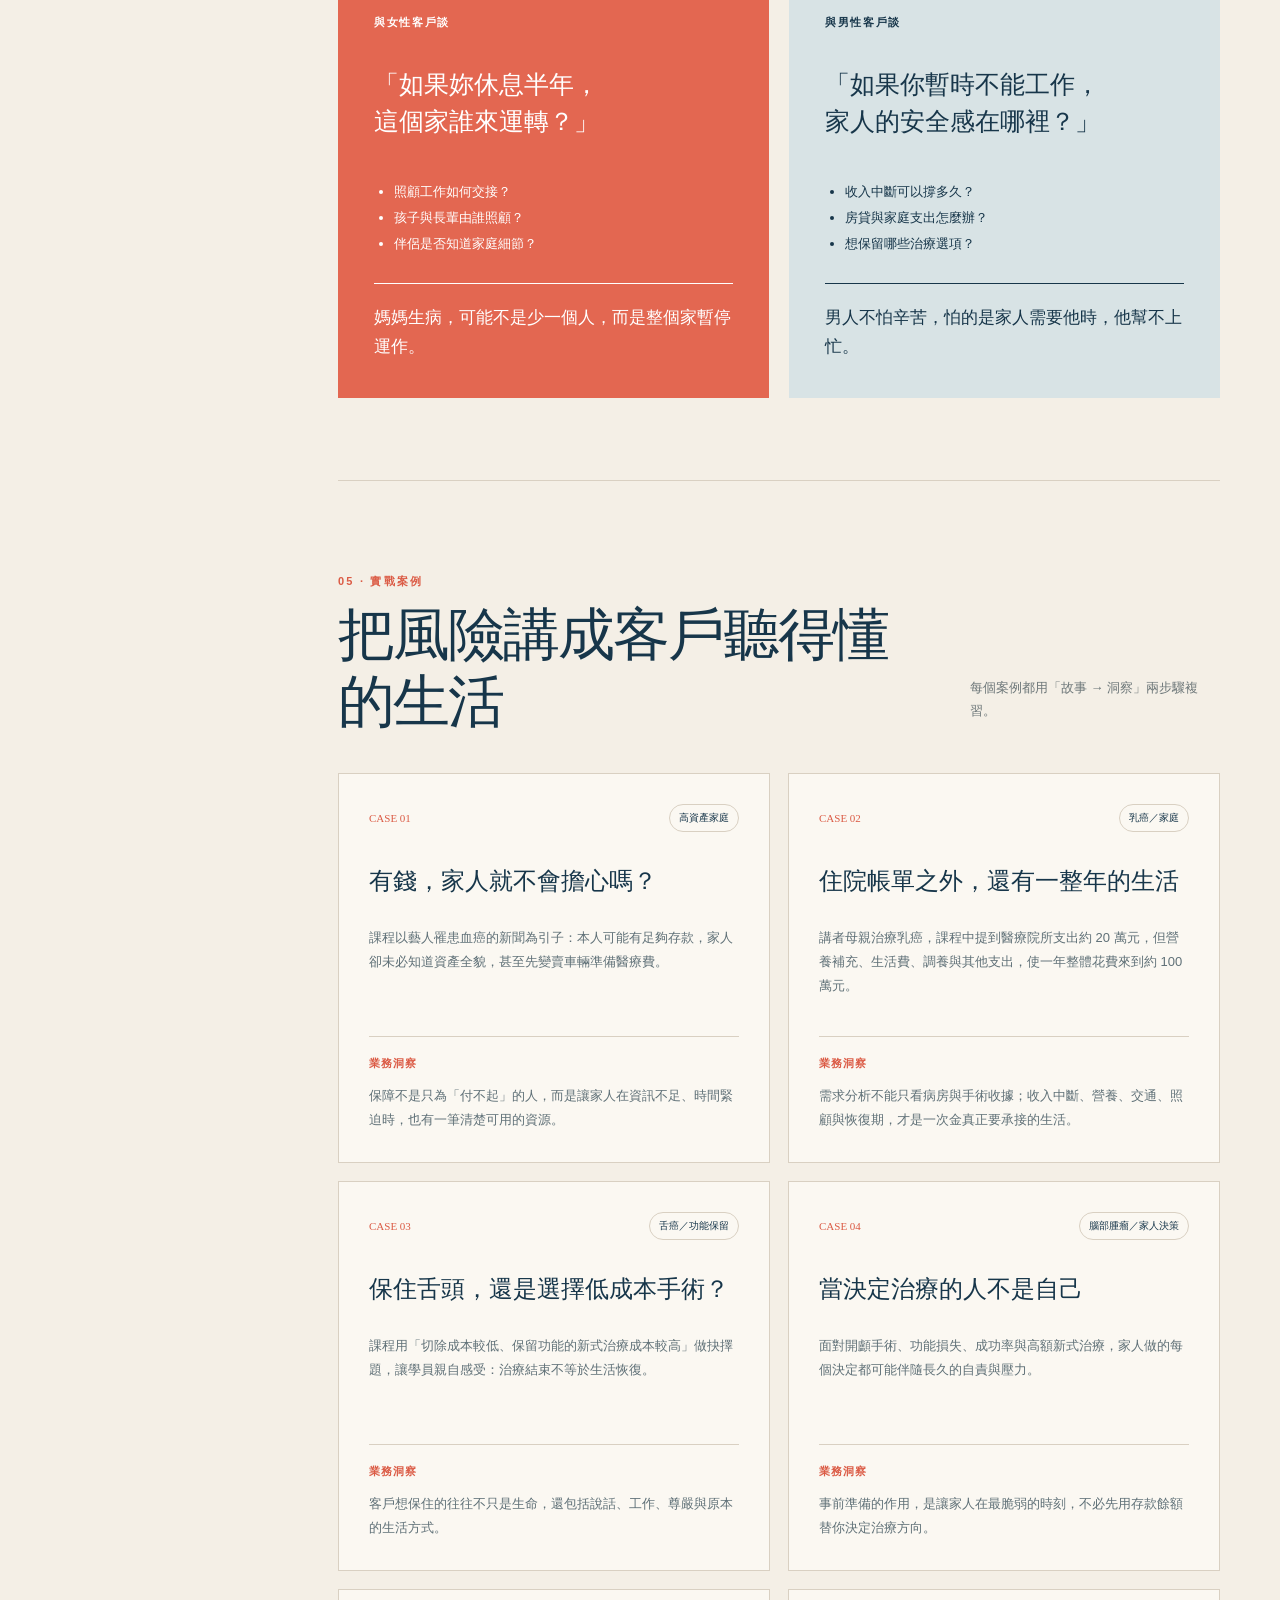
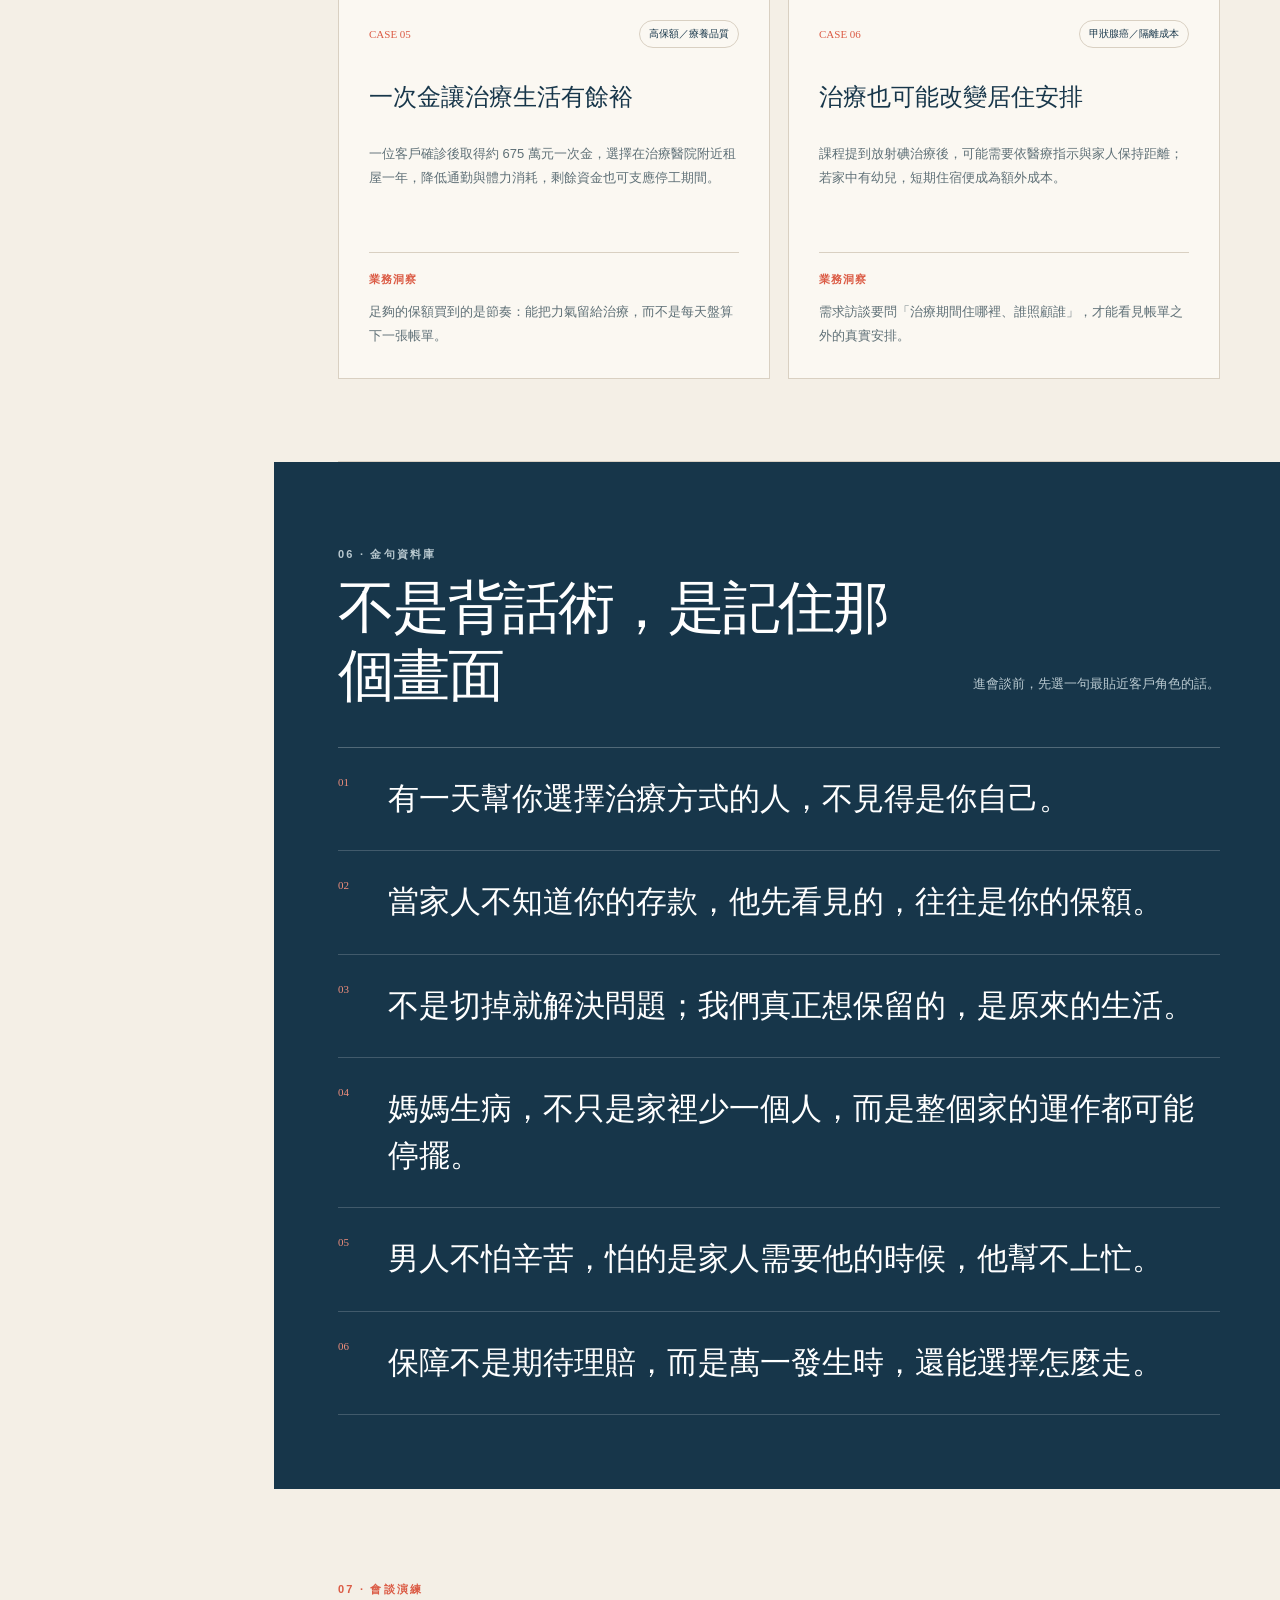
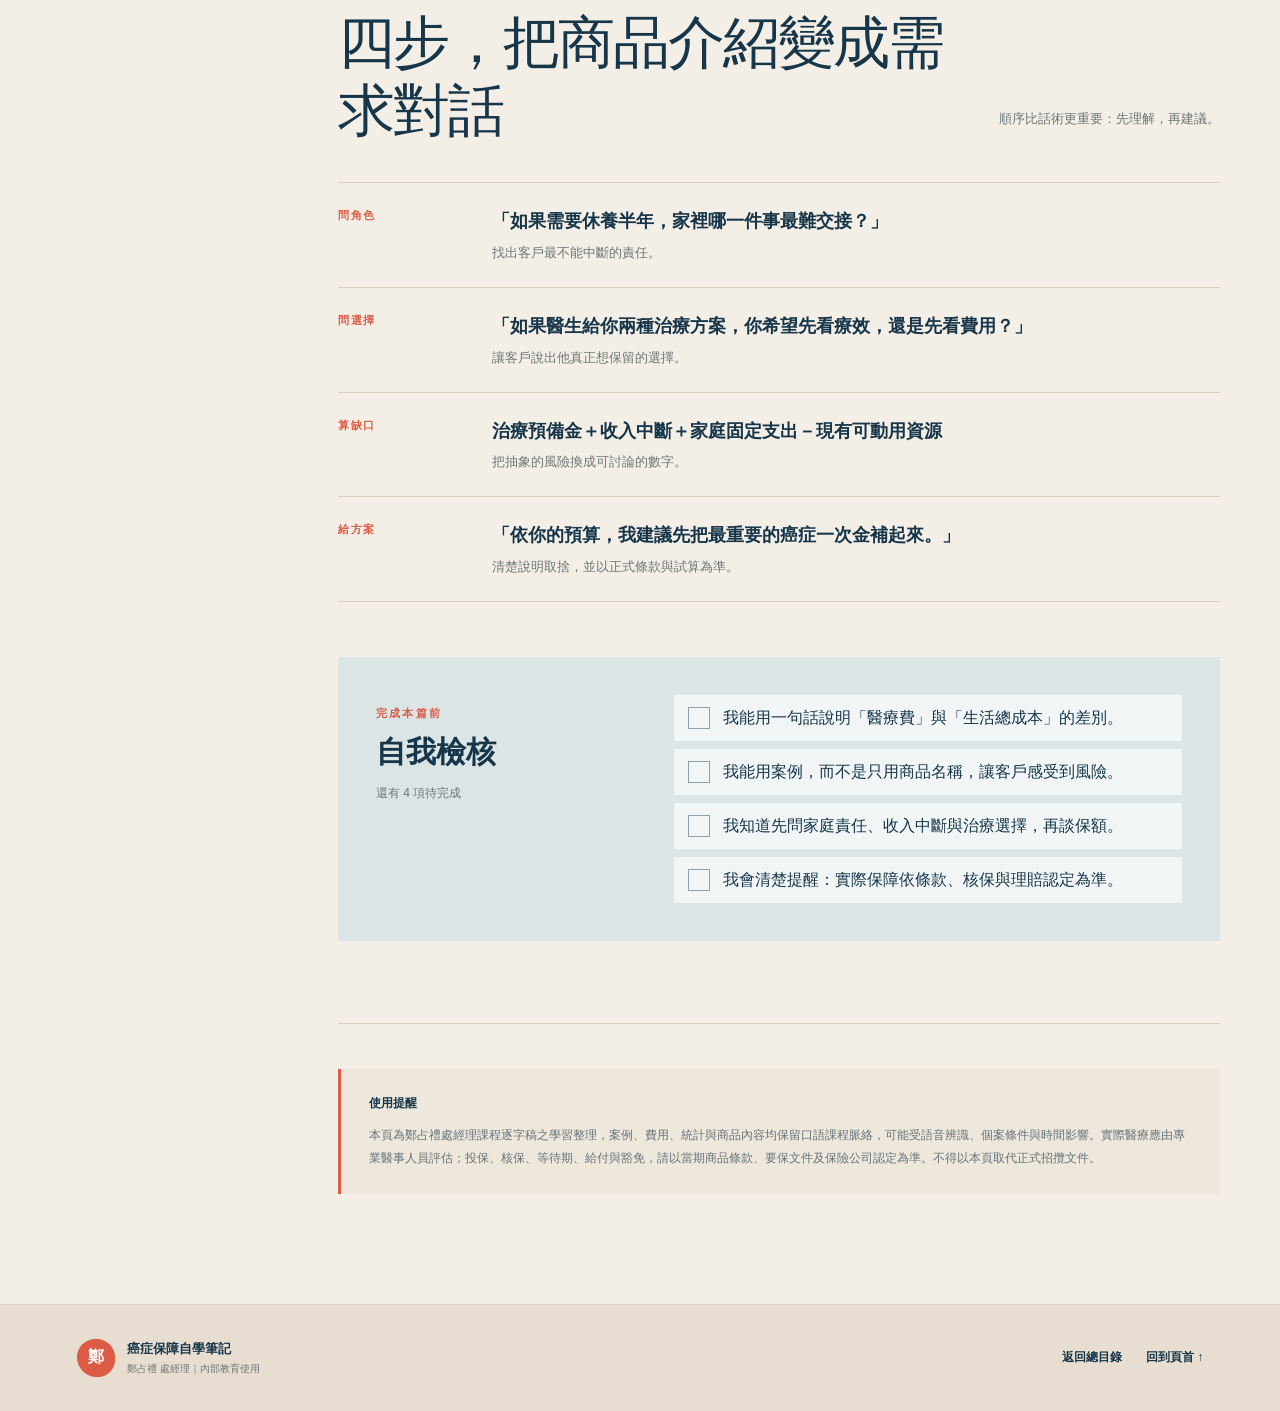
<file: courses/cancer-protection/index.html>
<!doctype html>
<html lang="zh-Hant">
<head>
  <meta charset="utf-8">
  <meta name="viewport" content="width=device-width, initial-scale=1">
  <title>癌症保障自學筆記｜鄭占禮 處經理</title>
  <meta name="description" content="從課程逐字稿整理出的癌症保障自學筆記：核心觀點、實戰案例、金句與會談演練。">
  <meta property="og:title" content="不是在賣恐懼，是在替未來保留選擇。">
  <meta property="og:description" content="癌症保障自學筆記｜鄭占禮 處經理">
  <meta property="og:type" content="website">
  <meta property="og:image" content="https://hsiung250.github.io/cancer-protection-notes/courses/cancer-protection/og.png">
  <meta name="twitter:card" content="summary_large_image">
  <link rel="stylesheet" href="styles.css">
  <script src="app.js" defer></script>
</head>
<body>
  <header class="topbar">
    <a class="brand" href="../../" aria-label="回到課程總目錄">
      <img class="brand-logo" src="../../assets/haven-logo.png" alt="Haven Logo">
      <span><b>夥伴學習筆記庫</b><small>高天通訊處</small></span>
    </a>
    <nav aria-label="快速導覽"><a href="../../">總目錄</a><a href="#cases">案例</a><a href="#quotes">金句</a><a href="#practice">演練</a></nav>
  </header>

  <main>
    <section class="hero" id="top">
      <div class="hero-copy">
        <p class="eyebrow">FIELD NOTE · CANCER PROTECTION</p>
        <h1>不是在賣恐懼，<br><em>是在替未來保留選擇。</em></h1>
        <p class="lead">從 78 分鐘逐字稿，整理出一套能理解、能複習、也能開口的癌症保障學習路徑。</p>
        <div class="hero-actions">
          <a class="button primary" href="#start">開始學習 <span>↓</span></a>
          <a class="button ghost" href="#practice">直接練習</a>
        </div>
        <p class="byline">講者整理｜鄭占禮 處經理</p>
      </div>
      <div class="hero-card" aria-label="本篇內容摘要">
        <div class="card-corner">SELF<br>STUDY</div><p>這份筆記帶你掌握</p>
        <strong>4</strong><span>個核心觀點</span><strong>6</strong><span>個實戰案例</span><strong>6</strong><span>句會談金句</span>
        <div class="hero-card-line"></div><small>讀完約 12 分鐘</small>
      </div>
    </section>

    <div class="page-grid">
      <aside class="sidebar">
        <p>學習目錄</p>
        <a href="#start"><span>01</span>先建立正確觀念</a>
        <a href="#logic"><span>02</span>保障規劃的核心</a>
        <a href="#treatment"><span>03</span>看懂治療與花費</a>
        <a href="#gender"><span>04</span>男女溝通切角</a>
        <a href="#cases"><span>05</span>六個實戰案例</a>
        <a href="#quotes"><span>06</span>金句資料庫</a>
        <a href="#practice"><span>07</span>會談演練</a>
        <div class="progress-mini"><span>自我檢核</span><b id="progress-count">0/4</b><i id="progress-bar"></i></div>
      </aside>

      <article class="content">
        <section class="section intro" id="start">
          <div class="section-no">01</div>
          <div><p class="kicker">先建立正確觀念</p><h2>這堂課真正要教的，<br>不是商品，是判斷。</h2><p class="body-lg">逐字稿反覆回到一件事：客戶不是因為商品「很好」就會行動，而是因為他看見這份保障和自己的家庭、工作與治療選擇有關。</p></div>
        </section>

        <aside class="pullquote"><span>“</span><p>能賣出去的，才有機會成為真正保護客戶的好商品。</p><small>— 課程核心觀點整理</small></aside>

        <section class="section" id="logic">
          <div class="section-head"><div><p class="kicker">02 · 核心觀點</p><h2>四個一定要帶走的思考</h2></div><p>先把這四點說清楚，商品說明才不會只剩費率與條款。</p></div>
          <div class="lesson-grid">
            <div class="lesson"><span>01</span><h3>先保住「選擇權」</h3><p>癌症保障的價值，不只是付掉住院收據，而是在傳統與新式治療、工作暫停與家庭照顧之間，多一點選擇空間。</p></div>
            <div class="lesson"><span>02</span><h3>高資產不等於低風險</h3><p>當事人知道自己的資產，但緊急時做決定的家人未必知道。保額是一個家人看得見、也能迅速理解的醫療資源。</p></div>
            <div class="lesson"><span>03</span><h3>先談客戶在意的事</h3><p>保障範圍很廣的商品不一定最容易被理解。預算有限時，先把客戶最有感的癌症風險談清楚，再討論完整保障。</p></div>
            <div class="lesson"><span>04</span><h3>同理心比商品表更重要</h3><p>不要只講機率與倍數。帶客戶想像：如果半年不能工作、不能照顧家人，生活會怎麼改變？</p></div>
          </div>
        </section>

        <section class="section treatment" id="treatment">
          <div class="section-head light"><div><p class="kicker">03 · 治療路徑</p><h2>從治療方式，看見「選擇權」</h2></div><p>以下是課程用來幫助學員建立畫面的簡化架構。</p></div>
          <div class="treatment-flow">
            <div><b>01</b><span>手術</span><p>傳統手術<br>微創／達文西</p></div><i>→</i>
            <div><b>02</b><span>藥物</span><p>化學治療<br>標靶治療</p></div><i>→</i>
            <div><b>03</b><span>放射</span><p>傳統放療<br>質子／重粒子</p></div><i>→</i>
            <div><b>04</b><span>全身性</span><p>免疫治療<br>長期控制</p></div>
          </div>
          <div class="cost-note"><b>需求分析提醒</b><p>治療費只是其中一層。還要一起估算工作中斷、營養補充、交通住宿、照顧人力與家庭固定支出。</p></div>
        </section>

        <section class="section" id="gender">
          <div class="section-head"><div><p class="kicker">04 · 溝通切角</p><h2>同一個風險，兩種家庭角色</h2></div><p>不是性別定型，而是從客戶實際承擔的角色開始問。</p></div>
          <div class="gender-grid">
            <div class="gender-card coral"><p>與女性客戶談</p><h3>「如果妳休息半年，<br>這個家誰來運轉？」</h3><ul><li>照顧工作如何交接？</li><li>孩子與長輩由誰照顧？</li><li>伴侶是否知道家庭細節？</li></ul><blockquote>媽媽生病，可能不是少一個人，而是整個家暫停運作。</blockquote></div>
            <div class="gender-card blue"><p>與男性客戶談</p><h3>「如果你暫時不能工作，<br>家人的安全感在哪裡？」</h3><ul><li>收入中斷可以撐多久？</li><li>房貸與家庭支出怎麼辦？</li><li>想保留哪些治療選項？</li></ul><blockquote>男人不怕辛苦，怕的是家人需要他時，他幫不上忙。</blockquote></div>
          </div>
        </section>

        <section class="section" id="cases">
          <div class="section-head"><div><p class="kicker">05 · 實戰案例</p><h2>把風險講成客戶聽得懂的生活</h2></div><p>每個案例都用「故事 → 洞察」兩步驟複習。</p></div>
          <div class="cases">
            <article class="case"><div class="case-top"><span>CASE 01</span><i>高資產家庭</i></div><h3>有錢，家人就不會擔心嗎？</h3><p>課程以藝人罹患血癌的新聞為引子：本人可能有足夠存款，家人卻未必知道資產全貌，甚至先變賣車輛準備醫療費。</p><div><b>業務洞察</b><p>保障不是只為「付不起」的人，而是讓家人在資訊不足、時間緊迫時，也有一筆清楚可用的資源。</p></div></article>
            <article class="case"><div class="case-top"><span>CASE 02</span><i>乳癌／家庭</i></div><h3>住院帳單之外，還有一整年的生活</h3><p>講者母親治療乳癌，課程中提到醫療院所支出約 20 萬元，但營養補充、生活費、調養與其他支出，使一年整體花費來到約 100 萬元。</p><div><b>業務洞察</b><p>需求分析不能只看病房與手術收據；收入中斷、營養、交通、照顧與恢復期，才是一次金真正要承接的生活。</p></div></article>
            <article class="case"><div class="case-top"><span>CASE 03</span><i>舌癌／功能保留</i></div><h3>保住舌頭，還是選擇低成本手術？</h3><p>課程用「切除成本較低、保留功能的新式治療成本較高」做抉擇題，讓學員親自感受：治療結束不等於生活恢復。</p><div><b>業務洞察</b><p>客戶想保住的往往不只是生命，還包括說話、工作、尊嚴與原本的生活方式。</p></div></article>
            <article class="case"><div class="case-top"><span>CASE 04</span><i>腦部腫瘤／家人決策</i></div><h3>當決定治療的人不是自己</h3><p>面對開顱手術、功能損失、成功率與高額新式治療，家人做的每個決定都可能伴隨長久的自責與壓力。</p><div><b>業務洞察</b><p>事前準備的作用，是讓家人在最脆弱的時刻，不必先用存款餘額替你決定治療方向。</p></div></article>
            <article class="case"><div class="case-top"><span>CASE 05</span><i>高保額／療養品質</i></div><h3>一次金讓治療生活有餘裕</h3><p>一位客戶確診後取得約 675 萬元一次金，選擇在治療醫院附近租屋一年，降低通勤與體力消耗，剩餘資金也可支應停工期間。</p><div><b>業務洞察</b><p>足夠的保額買到的是節奏：能把力氣留給治療，而不是每天盤算下一張帳單。</p></div></article>
            <article class="case"><div class="case-top"><span>CASE 06</span><i>甲狀腺癌／隔離成本</i></div><h3>治療也可能改變居住安排</h3><p>課程提到放射碘治療後，可能需要依醫療指示與家人保持距離；若家中有幼兒，短期住宿便成為額外成本。</p><div><b>業務洞察</b><p>需求訪談要問「治療期間住哪裡、誰照顧誰」，才能看見帳單之外的真實安排。</p></div></article>
          </div>
        </section>

        <section class="section quotes" id="quotes">
          <div class="section-head light"><div><p class="kicker">06 · 金句資料庫</p><h2>不是背話術，是記住那個畫面</h2></div><p>進會談前，先選一句最貼近客戶角色的話。</p></div>
          <div class="quote-list">
            <blockquote><span>01</span><p>有一天幫你選擇治療方式的人，不見得是你自己。</p></blockquote>
            <blockquote><span>02</span><p>當家人不知道你的存款，他先看見的，往往是你的保額。</p></blockquote>
            <blockquote><span>03</span><p>不是切掉就解決問題；我們真正想保留的，是原來的生活。</p></blockquote>
            <blockquote><span>04</span><p>媽媽生病，不只是家裡少一個人，而是整個家的運作都可能停擺。</p></blockquote>
            <blockquote><span>05</span><p>男人不怕辛苦，怕的是家人需要他的時候，他幫不上忙。</p></blockquote>
            <blockquote><span>06</span><p>保障不是期待理賠，而是萬一發生時，還能選擇怎麼走。</p></blockquote>
          </div>
        </section>

        <section class="section" id="practice">
          <div class="section-head"><div><p class="kicker">07 · 會談演練</p><h2>四步，把商品介紹變成需求對話</h2></div><p>順序比話術更重要：先理解，再建議。</p></div>
          <ol class="script-steps">
            <li><span>問角色</span><div><h3>「如果需要休養半年，家裡哪一件事最難交接？」</h3><p>找出客戶最不能中斷的責任。</p></div></li>
            <li><span>問選擇</span><div><h3>「如果醫生給你兩種治療方案，你希望先看療效，還是先看費用？」</h3><p>讓客戶說出他真正想保留的選擇。</p></div></li>
            <li><span>算缺口</span><div><h3>治療預備金＋收入中斷＋家庭固定支出－現有可動用資源</h3><p>把抽象的風險換成可討論的數字。</p></div></li>
            <li><span>給方案</span><div><h3>「依你的預算，我建議先把最重要的癌症一次金補起來。」</h3><p>清楚說明取捨，並以正式條款與試算為準。</p></div></li>
          </ol>

          <div class="checklist">
            <div><p class="kicker">完成本篇前</p><h3>自我檢核</h3><span id="check-status">還有 4 項待完成</span></div>
            <ul>
              <li><button type="button" data-check="0" aria-pressed="false"><i></i><span>我能用一句話說明「醫療費」與「生活總成本」的差別。</span></button></li>
              <li><button type="button" data-check="1" aria-pressed="false"><i></i><span>我能用案例，而不是只用商品名稱，讓客戶感受到風險。</span></button></li>
              <li><button type="button" data-check="2" aria-pressed="false"><i></i><span>我知道先問家庭責任、收入中斷與治療選擇，再談保額。</span></button></li>
              <li><button type="button" data-check="3" aria-pressed="false"><i></i><span>我會清楚提醒：實際保障依條款、核保與理賠認定為準。</span></button></li>
            </ul>
          </div>
        </section>

        <section class="disclaimer"><b>使用提醒</b><p>本頁為鄭占禮處經理課程逐字稿之學習整理，案例、費用、統計與商品內容均保留口語課程脈絡，可能受語音辨識、個案條件與時間影響。實際醫療應由專業醫事人員評估；投保、核保、等待期、給付與豁免，請以當期商品條款、要保文件及保險公司認定為準。不得以本頁取代正式招攬文件。</p></section>
      </article>
    </div>
  </main>

  <footer><div><span class="brand-mark">鄭</span><p><b>癌症保障自學筆記</b><small>鄭占禮 處經理｜內部教育使用</small></p></div><div class="footer-links"><a href="../../">返回總目錄</a><a href="#top">回到頁首 ↑</a></div></footer>
</body>
</html>
</file>
<file: styles.css>
:root {
  --ink:#17364a;
  --paper:#f4efe6;
  --cream:#fbf8f2;
  --coral:#db5b45;
  --line:#d9d0c2;
  --muted:#68777d;
}

* { box-sizing:border-box; }
html { scroll-behavior:smooth; }
body { margin:0; background:var(--paper); color:var(--ink); font-family:Arial,"Noto Sans TC","PingFang TC",sans-serif; }
a { color:inherit; text-decoration:none; }

.topbar { height:76px; padding:0 5vw; display:flex; align-items:center; justify-content:space-between; border-bottom:1px solid var(--line); background:rgba(244,239,230,.94); backdrop-filter:blur(16px); position:sticky; top:0; z-index:20; }
.brand { display:flex; align-items:center; gap:12px; }
.brand-logo { width:48px; height:48px; object-fit:contain; flex:0 0 auto; }
.brand-mark { width:38px; height:38px; display:grid; place-items:center; background:var(--coral); color:white; border-radius:50% 50% 46% 54%; font-family:serif; font-weight:700; }
.footer-logo { width:46px; height:46px; object-fit:contain; flex:0 0 auto; }
.brand b,.brand small { display:block; }
.brand b { font-size:14px; letter-spacing:.06em; }
.brand small { color:var(--muted); font-size:10px; margin-top:3px; letter-spacing:.14em; }
.topbar nav { display:flex; gap:32px; font-size:13px; font-weight:700; }
.topbar nav a:hover { color:var(--coral); }

.hero { min-height:650px; padding:82px max(6vw,40px); display:grid; grid-template-columns:minmax(0,1.45fr) minmax(290px,.55fr); align-items:center; gap:9vw; border-bottom:1px solid var(--line); background:radial-gradient(circle at 82% 16%,rgba(219,91,69,.13),transparent 27%),linear-gradient(115deg,#f8f3ea 0%,#eee7dc 100%); position:relative; overflow:hidden; }
.hero:after { content:""; position:absolute; width:320px; height:320px; right:-125px; bottom:-145px; border:1px solid rgba(23,54,74,.22); border-radius:50%; box-shadow:0 0 0 34px rgba(23,54,74,.035),0 0 0 68px rgba(23,54,74,.02); }
.eyebrow { color:var(--coral); font-size:11px; font-weight:800; letter-spacing:.2em; text-transform:uppercase; }
.hero h1 { margin:20px 0 28px; max-width:850px; font-family:Georgia,"Noto Serif TC","Songti TC",serif; font-size:clamp(50px,6.2vw,88px); line-height:1.03; letter-spacing:-.055em; font-weight:500; }
.hero h1 em { color:var(--coral); font-style:normal; }
.lead { max-width:700px; color:#50636d; line-height:1.95; font-size:17px; }
.button { margin-top:30px; min-width:148px; padding:15px 22px; border:1px solid var(--ink); display:inline-flex; align-items:center; justify-content:center; gap:28px; background:var(--ink); color:white; font-size:13px; font-weight:700; transition:.2s; }
.button:hover { background:var(--coral); border-color:var(--coral); transform:translateY(-2px); }
.library-card { background:var(--ink); color:white; padding:46px 42px 34px; position:relative; box-shadow:24px 24px 0 rgba(219,91,69,.13); transform:rotate(1deg); }
.library-card .card-label { position:absolute; top:18px; right:20px; color:#ef8e7c; font-size:9px; letter-spacing:.16em; }
.library-card p { margin:10px 0 28px; color:#c6d2d7; font-size:12px; letter-spacing:.14em; }
.library-card strong { display:block; font-family:Georgia,serif; font-size:86px; line-height:.9; font-weight:400; color:#fff; }
.library-card b { display:block; margin-top:12px; color:#d0dadd; font-size:13px; font-weight:400; }
.library-card div { border-top:1px solid rgba(255,255,255,.22); margin:34px 0 18px; }
.library-card small { color:#9eb1ba; letter-spacing:.13em; }

.catalog { max-width:1240px; margin:auto; padding:100px 40px 116px; scroll-margin-top:50px; }
.section-head { display:flex; justify-content:space-between; align-items:end; gap:50px; margin-bottom:45px; }
.section-head h2,.method h2 { margin:10px 0 0; font-family:Georgia,"Noto Serif TC","Songti TC",serif; font-size:clamp(38px,4.7vw,62px); line-height:1.15; letter-spacing:-.04em; font-weight:500; }
.section-head>p { max-width:330px; margin:0; color:var(--muted); font-size:13px; line-height:1.85; }
.course-grid { display:grid; grid-template-columns:minmax(0,1.25fr) minmax(280px,.75fr); gap:20px; }
.course-card { min-height:500px; padding:38px; border:1px solid var(--line); position:relative; display:flex; flex-direction:column; overflow:hidden; }
.course-card:after { content:""; position:absolute; width:190px; height:190px; right:-100px; bottom:-100px; border:1px solid rgba(23,54,74,.15); border-radius:50%; }
.course-card.featured { background:var(--cream); transition:.25s; }
.course-card.featured:hover { transform:translateY(-5px); box-shadow:0 18px 45px rgba(23,54,74,.1); border-color:#bcb0a0; }
.course-number { position:absolute; top:30px; right:34px; font-family:Georgia,serif; font-size:58px; color:#c7bbac; line-height:1; }
.course-tags { display:flex; flex-wrap:wrap; gap:7px; padding-right:70px; }
.course-tags span,.status { border:1px solid var(--line); padding:6px 10px; border-radius:20px; color:#5e7077; font-size:10px; letter-spacing:.08em; }
.course-type { margin:72px 0 12px; color:var(--coral); font-size:10px; font-weight:800; letter-spacing:.18em; }
.course-card h3 { max-width:500px; margin:0 0 18px; font-family:Georgia,"Noto Serif TC","Songti TC",serif; font-size:clamp(32px,3.6vw,50px); line-height:1.2; font-weight:500; letter-spacing:-.03em; }
.course-card>p:not(.course-type) { max-width:570px; margin:0; color:#607179; line-height:1.9; font-size:14px; }
.course-meta { display:flex; gap:24px; margin-top:auto; padding:25px 0 20px; border-top:1px solid var(--line); color:#7a8588; font-size:11px; }
.course-card>strong { display:flex; justify-content:space-between; align-items:center; color:var(--coral); font-size:13px; }
.course-card>strong i { font-style:normal; font-size:20px; transition:.2s; }
.course-card:hover>strong i { transform:translate(3px,-3px); }
.course-card.upcoming { background:#e7dfd3; }
.upcoming .course-type { margin-top:110px; }
.upcoming h3 { font-size:37px; }
.upcoming .status { align-self:flex-start; margin-top:auto; color:#7a8588; }

.method { background:var(--ink); color:white; padding:94px max(6vw,40px) 100px; display:grid; grid-template-columns:minmax(270px,.7fr) minmax(0,1.3fr); gap:9vw; }
.method-title .eyebrow { color:#ef8e7c; }
.method h2 { max-width:390px; }
.method ol { list-style:none; padding:0; margin:0; border-top:1px solid rgba(255,255,255,.24); }
.method li { display:grid; grid-template-columns:55px 1fr; gap:20px; padding:24px 0; border-bottom:1px solid rgba(255,255,255,.18); }
.method li>span { color:#ef8e7c; font-family:Georgia,serif; font-size:12px; padding-top:4px; }
.method h3 { margin:0 0 7px; font-family:Georgia,"Noto Serif TC",serif; font-size:22px; font-weight:500; }
.method li p { margin:0; color:#b8c7cd; font-size:13px; line-height:1.7; }

footer { background:#e7ded1; border-top:1px solid var(--line); padding:34px 6vw; display:flex; justify-content:space-between; align-items:center; }
footer>div { display:flex; align-items:center; gap:12px; }
footer p,footer b,footer small { margin:0; display:block; }
footer b { font-size:13px; }
footer small { color:var(--muted); margin-top:4px; font-size:10px; }
footer>a { font-size:12px; font-weight:700; }

@media (max-width:900px) {
  .hero { grid-template-columns:1fr; padding-top:65px; }
  .library-card { max-width:430px; }
  .course-grid,.method { grid-template-columns:1fr; }
  .method { gap:50px; }
  .method h2 { max-width:none; }
}

@media (max-width:640px) {
  .topbar { height:66px; padding:0 18px; }
  .brand-logo { width:44px; height:44px; }
  .brand small,.topbar nav a:first-child { display:none; }
  .topbar nav { gap:12px; }
  .hero { padding:54px 22px 74px; min-height:auto; }
  .hero h1 { font-size:45px; }
  .library-card { padding:40px 28px 28px; box-shadow:12px 12px 0 rgba(219,91,69,.13); }
  .catalog { padding:74px 22px 85px; }
  .section-head { display:block; }
  .section-head>p { max-width:none; margin-top:18px; }
  .course-card { min-height:470px; padding:28px; }
  .course-number { top:25px; right:26px; font-size:46px; }
  .course-type { margin-top:60px; }
  .upcoming .course-type { margin-top:95px; }
  .method { padding:74px 22px 80px; }
  footer { align-items:flex-end; padding:30px 22px; }
}

@media (prefers-reduced-motion:reduce) {
  html { scroll-behavior:auto; }
  * { transition:none!important; }
}
</file>
<file: performance/styles.css>
:root {
  --navy: #17364a;
  --navy-deep: #102a3b;
  --ink: #172730;
  --muted: #6f7a7f;
  --paper: #f7f3ec;
  --white: #fffdf9;
  --coral: #dc5b45;
  --coral-soft: #f6ded8;
  --gold: #efaa36;
  --blue: #3e7c92;
  --line: rgba(23, 54, 74, .13);
  --shadow: 0 24px 60px rgba(23, 54, 74, .12);
}

* { box-sizing: border-box; }
html { scroll-behavior: smooth; }
body {
  margin: 0;
  color: var(--ink);
  background: var(--paper);
  font-family: "Noto Sans TC", "PingFang TC", "Microsoft JhengHei", sans-serif;
  line-height: 1.65;
  overflow-x: hidden;
}

a { color: inherit; text-decoration: none; }
img { max-width: 100%; display: block; }
.ambient { position: fixed; border-radius: 50%; filter: blur(1px); pointer-events: none; z-index: -1; }
.ambient-one { width: 520px; height: 520px; right: -190px; top: -140px; background: rgba(239, 170, 54, .13); }
.ambient-two { width: 430px; height: 430px; left: -230px; top: 650px; background: rgba(62, 124, 146, .10); }

.topbar {
  width: min(1180px, calc(100% - 40px));
  margin: 18px auto 0;
  padding: 10px 14px 10px 10px;
  display: flex;
  align-items: center;
  justify-content: space-between;
  border: 1px solid rgba(255, 255, 255, .75);
  border-radius: 20px;
  background: rgba(255, 253, 249, .78);
  box-shadow: 0 10px 35px rgba(23, 54, 74, .08);
  backdrop-filter: blur(16px);
  position: sticky;
  top: 12px;
  z-index: 10;
}
.brand, .footer-brand { display: flex; align-items: center; gap: 12px; }
.brand-mark { width: 48px; height: 48px; display: grid; place-items: center; border-radius: 14px; background: var(--navy); overflow: hidden; }
.brand-mark img { width: 44px; height: 44px; object-fit: contain; }
.brand strong, .footer-brand strong { display: block; letter-spacing: .05em; }
.brand small, .footer-brand small { display: block; color: var(--muted); font-size: .74rem; }
nav { display: flex; gap: 6px; }
nav a { padding: 9px 14px; border-radius: 11px; color: #52636c; font-size: .9rem; font-weight: 700; }
nav a:hover, nav a:focus-visible { color: var(--navy); background: #edf0ee; outline: none; }
.import-trigger { display: inline-flex; align-items: center; gap: 7px; padding: 10px 14px; border: 0; border-radius: 12px; color: white; background: var(--navy); font: inherit; font-size: .8rem; font-weight: 900; cursor: pointer; }
.import-trigger span { color: #ffd274; font-size: 1rem; }

main { width: min(1180px, calc(100% - 40px)); margin: 0 auto; }
.hero {
  padding: 88px 0 64px;
  display: grid;
  grid-template-columns: minmax(0, 1.2fr) minmax(340px, .8fr);
  gap: 80px;
  align-items: center;
}
.eyebrow { margin: 0 0 16px; color: var(--coral); font-size: .77rem; font-weight: 900; letter-spacing: .19em; text-transform: uppercase; }
.eyebrow > span:first-child { width: 25px; height: 2px; display: inline-block; margin: 0 8px 3px 0; background: currentColor; }
.hero h1 { margin: 0; max-width: 760px; font-size: clamp(3rem, 6.1vw, 5.6rem); line-height: 1.04; letter-spacing: -.065em; color: var(--navy); }
.dashboard-title > span { display: block; }
.dashboard-title > small { display: block; margin-top: 8px; color: var(--coral); font-size: .34em; letter-spacing: .08em; }
.scope-code { margin: 14px 0 20px; color: var(--muted); font-size: .78rem; font-weight: 900; letter-spacing: .18em; }
.unit-switcher { display: grid; grid-template-columns: repeat(3, 1fr); gap: 8px; max-width: 610px; margin-bottom: 23px; padding: 6px; border: 1px solid var(--line); border-radius: 18px; background: rgba(255,255,255,.56); }
.unit-switcher button { padding: 11px 12px; border: 0; border-radius: 13px; color: #66747a; background: transparent; font: inherit; cursor: pointer; text-align: left; }
.unit-switcher button strong, .unit-switcher button small { display: block; }
.unit-switcher button strong { font-size: .85rem; }
.unit-switcher button small { margin-top: 1px; font-size: .62rem; opacity: .72; }
.unit-switcher button.active { color: white; background: var(--navy); box-shadow: 0 9px 18px rgba(23,54,74,.18); }
.lead { max-width: 680px; margin: 28px 0 30px; color: #5d696f; font-size: 1.08rem; }
.hero-actions { display: flex; flex-wrap: wrap; gap: 12px; }
.button { display: inline-flex; align-items: center; justify-content: center; padding: 13px 20px; border-radius: 13px; font-weight: 900; font-size: .92rem; }
.button.primary { color: white; background: var(--navy); box-shadow: 0 14px 25px rgba(23, 54, 74, .2); }
.button.ghost { border: 1px solid var(--line); background: rgba(255,255,255,.55); }
.button.update { border: 1px dashed rgba(220,91,69,.45); color: var(--coral); background: rgba(255,255,255,.35); cursor: pointer; font: inherit; }
.button:hover { transform: translateY(-2px); transition: .2s ease; }

.hero-score { position: relative; padding: 30px; color: white; border-radius: 30px; background: var(--navy); box-shadow: var(--shadow); overflow: hidden; }
.hero-score::after { content: ""; width: 190px; height: 190px; position: absolute; right: -70px; top: -70px; border: 34px solid rgba(239,170,54,.19); border-radius: 50%; }
.fyc-switcher { position: relative; z-index: 1; display: grid; grid-template-columns: 1fr 1fr; gap: 5px; margin-bottom: 22px; padding: 5px; border-radius: 13px; background: rgba(255,255,255,.09); }
.fyc-switcher button { padding: 9px 10px; border: 0; border-radius: 9px; color: rgba(255,255,255,.62); background: transparent; font: inherit; font-size: .72rem; font-weight: 900; cursor: pointer; }
.fyc-switcher button.active { color: var(--navy); background: white; box-shadow: 0 7px 17px rgba(0,0,0,.15); }
.score-topline { display: flex; justify-content: space-between; align-items: center; font-size: .83rem; color: rgba(255,255,255,.72); }
.status { padding: 5px 9px; border-radius: 999px; color: #ffe8a6; background: rgba(239,170,54,.14); font-weight: 800; }
.score-number { display: block; margin: 22px 0 14px; font-size: 4.8rem; line-height: .95; letter-spacing: -.07em; }
.score-number small { margin-left: 4px; font-size: 1.4rem; letter-spacing: 0; }
.hero-progress, .progress, .track, .mini-track { overflow: hidden; background: rgba(255,255,255,.13); border-radius: 99px; }
.hero-progress { height: 10px; }
.hero-progress span, .progress span, .track i, .mini-track i { width: var(--value); height: 100%; display: block; border-radius: inherit; background: linear-gradient(90deg, var(--gold), #ffd27a); }
.score-meta { display: grid; grid-template-columns: 1fr 1fr; gap: 20px; margin-top: 20px; }
.score-meta span { font-size: 1rem; font-weight: 800; }
.score-meta small { display: block; color: rgba(255,255,255,.58); font-size: .7rem; font-weight: 500; }
.hero-score > p { margin: 22px -30px -30px; padding: 15px 30px; color: rgba(255,255,255,.74); background: rgba(0,0,0,.12); font-size: .8rem; }
.hero-score > p b { color: white; }

.snapshot { display: grid; grid-template-columns: repeat(4, 1fr); margin-bottom: 110px; border-block: 1px solid var(--line); }
.snapshot div { padding: 21px 25px; border-right: 1px solid var(--line); }
.snapshot div:last-child { border-right: 0; }
.snapshot span { display: block; color: var(--muted); font-size: .75rem; }
.snapshot strong { color: var(--navy); font-size: 1.3rem; }

.section-block { padding: 0 0 110px; scroll-margin-top: 100px; }
.section-heading { display: flex; align-items: end; justify-content: space-between; gap: 40px; margin-bottom: 34px; }
.section-heading h2 { margin: 0; color: var(--navy); font-size: clamp(2.2rem, 4vw, 3.5rem); line-height: 1; letter-spacing: -.045em; }
.section-heading > p { max-width: 520px; margin: 0; color: var(--muted); font-size: .91rem; text-align: right; }

.metric-grid { display: grid; grid-template-columns: repeat(3, 1fr); gap: 18px; }
.metric-card { --accent: var(--coral); padding: 25px; border: 1px solid rgba(255,255,255,.85); border-radius: 24px; background: rgba(255,253,249,.78); box-shadow: 0 14px 40px rgba(23,54,74,.07); }
.metric-card.gold { --accent: var(--gold); }
.metric-card.blue { --accent: var(--blue); }
.metric-header { display: flex; justify-content: space-between; align-items: center; }
.metric-header > span { color: var(--navy); font-weight: 900; letter-spacing: .08em; }
.metric-header b { padding: 5px 8px; border-radius: 8px; color: var(--accent); background: color-mix(in srgb, var(--accent) 12%, white); font-size: .7rem; }
.metric-card h3 { margin: 24px 0 0; color: var(--navy); font-size: 2.4rem; letter-spacing: -.04em; }
.metric-card > p { margin: 0 0 24px; color: var(--muted); font-size: .79rem; }
.bar-row { display: flex; justify-content: space-between; color: var(--muted); font-size: .75rem; }
.bar-row strong { color: var(--accent); }
.progress { height: 8px; margin-top: 7px; background: #e7e5df; }
.progress span { min-width: 7px; background: var(--accent); }
.metric-footer { display: grid; grid-template-columns: 1fr 1fr; gap: 10px; margin-top: 22px; padding-top: 17px; border-top: 1px solid var(--line); }
.metric-footer span { font-size: .85rem; font-weight: 800; }
.metric-footer small { display: block; color: var(--muted); font-size: .66rem; font-weight: 500; }

.year-panel { display: grid; grid-template-columns: .82fr 1.18fr; gap: 70px; margin-top: 20px; padding: 44px; border-radius: 28px; color: white; background: var(--navy-deep); }
.eyebrow.light { color: #f3bd5b; }
.panel-intro h3 { margin: 0; font-size: 2rem; line-height: 1.25; letter-spacing: -.03em; }
.panel-intro > p:last-child { color: rgba(255,255,255,.57); font-size: .82rem; }
.year-bars { display: grid; gap: 20px; }
.year-item > div:first-child { display: flex; justify-content: space-between; font-size: .83rem; }
.year-item > div strong { color: #ffd274; font-size: 1rem; }
.track { height: 10px; margin: 8px 0 5px; }
.year-item small { color: rgba(255,255,255,.55); font-size: .68rem; }

.people-grid { display: grid; grid-template-columns: repeat(3, 1fr); gap: 18px; margin-top: 20px; }
.people-grid article { padding: 25px; border-radius: 22px; background: #ebe8e1; }
.people-number { color: var(--coral); font-size: 2.2rem; font-weight: 900; letter-spacing: -.05em; }
.people-grid h3 { margin: 4px 0 3px; font-size: 1rem; }
.people-grid p { margin: 0 0 14px; color: var(--muted); font-size: .78rem; }
.progress.thin { height: 5px; }

.individual-section { padding-top: 95px; border-top: 1px solid var(--line); }
.individual-summary { display: grid; grid-template-columns: repeat(3, 1fr); gap: 14px; }
.individual-summary article { padding: 20px 22px; border: 1px solid var(--line); border-radius: 19px; background: rgba(255,253,249,.82); }
.individual-summary span { display: block; color: var(--muted); font-size: .71rem; font-weight: 800; }
.individual-summary strong { display: block; margin-top: 6px; color: var(--navy); font-size: 1.55rem; letter-spacing: -.035em; }
.individual-reconcile { margin: 16px 0; padding: 12px 15px; border-left: 4px solid var(--gold); color: #5d696f; background: #f5efe4; font-size: .76rem; }
.individual-reconcile[data-state="matched"] { border-color: #3a9270; color: #24694f; background: #e9f4ef; }
.individual-reconcile[data-state="attention"] { border-color: var(--coral); color: #9a4638; background: #fae9e5; }
.individual-table-wrap { overflow-x: auto; border: 1px solid var(--line); border-radius: 22px; background: var(--white); box-shadow: 0 14px 40px rgba(23,54,74,.06); }
.individual-table { width: 100%; min-width: 650px; border-collapse: collapse; }
.individual-table th { padding: 13px 15px; color: #617078; background: #f4efe6; font-size: .68rem; letter-spacing: .04em; text-align: right; white-space: nowrap; }
.individual-table th:nth-child(1), .individual-table th:nth-child(2) { text-align: left; }
.individual-table td { padding: 13px 15px; border-top: 1px solid var(--line); color: #47565d; font-size: .78rem; text-align: right; white-space: nowrap; }
.individual-table td:nth-child(1), .individual-table td:nth-child(2) { text-align: left; }
.individual-table tbody tr:hover { background: #fbf8f2; }
.individual-rank { color: #9a9fa0; font-weight: 900; }
.individual-name strong { display: block; color: var(--navy); font-size: .84rem; }
.individual-name small { display: block; margin-top: 2px; color: var(--muted); font-size: .62rem; }
.individual-fyc { color: var(--navy) !important; font-size: .9rem !important; font-weight: 900; }
.individual-gap { display: inline-block; min-width: 92px; padding: 5px 8px; border-radius: 8px; color: #9a4638; background: #fae9e5; font-weight: 900; }
.individual-gap.reached { color: #24694f; background: #e9f4ef; }
.individual-empty { padding: 46px 24px; border: 1px dashed rgba(23,54,74,.28); border-radius: 22px; text-align: center; background: rgba(255,255,255,.45); }
.individual-empty strong { color: var(--navy); font-size: 1.05rem; }
.individual-empty p { max-width: 580px; margin: 8px auto 18px; color: var(--muted); font-size: .78rem; }

.competition-section { padding-top: 95px; border-top: 1px solid var(--line); }
.competition-summary { display: grid; grid-template-columns: repeat(4, 1fr); gap: 14px; }
.competition-summary article { padding: 22px; border-radius: 21px; background: var(--white); border: 1px solid var(--line); }
.summary-kicker { color: var(--coral); font-size: .71rem; font-weight: 900; }
.competition-summary strong { display: block; margin-top: 9px; color: var(--navy); font-size: 1.75rem; letter-spacing: -.04em; }
.competition-summary p { min-height: 42px; margin: 0; color: var(--muted); font-size: .76rem; }
.summary-stats { display: flex; flex-wrap: wrap; gap: 6px 14px; margin-top: 13px; padding-top: 12px; border-top: 1px solid var(--line); color: #5b666c; font-size: .7rem; }
.summary-stats b { color: var(--coral); }

.leaderboards { display: grid; grid-template-columns: 1fr 1fr; gap: 18px; margin-top: 20px; }
.leaderboard { padding: 28px; border-radius: 27px; color: white; background: var(--navy); }
.leaderboard.newcomer { background: #285d6c; }
.leaderboard-head { display: flex; justify-content: space-between; gap: 16px; align-items: end; margin-bottom: 17px; }
.leaderboard-head span { color: #f4bf61; font-size: .7rem; font-weight: 900; }
.leaderboard-head h3 { margin: 2px 0 0; font-size: 1.35rem; }
.leaderboard-head > small { color: rgba(255,255,255,.58); font-size: .68rem; }
.leaderboard ol { padding: 0; margin: 0; list-style: none; }
.leaderboard li { display: grid; grid-template-columns: 22px 1.55fr .85fr 42px; gap: 10px; align-items: center; padding: 13px 0; border-top: 1px solid rgba(255,255,255,.1); }
.leaderboard li > b { color: rgba(255,255,255,.42); font-size: .72rem; }
.person strong { display: block; font-size: .83rem; }
.person small { display: block; color: rgba(255,255,255,.52); font-size: .64rem; }
.person .competition-gap { display: inline-block; width: fit-content; margin-top: 5px; padding: 3px 7px; border-radius: 7px; color: #ffe09b; background: rgba(239,170,54,.14); font-size: .66rem; font-weight: 900; }
.person .competition-gap.reached { color: #b9efd7; background: rgba(75,190,139,.14); }
.mini-track { height: 6px; }
.leaderboard li em { text-align: right; color: #ffd274; font-size: .73rem; font-style: normal; font-weight: 900; }

.high-peak-section { padding-top: 95px; border-top: 1px solid var(--line); }
.high-peak-rules { display: grid; grid-template-columns: repeat(4, 1fr); gap: 14px; }
.high-peak-rules article { position: relative; min-height: 210px; padding: 24px; overflow: hidden; border: 1px solid rgba(239,170,54,.24); border-radius: 22px; background: linear-gradient(150deg, #fffdf9, #f5eee1); }
.high-peak-rules article::after { content: ""; position: absolute; right: -28px; bottom: -34px; width: 100px; height: 100px; border: 22px solid rgba(239,170,54,.11); border-radius: 50%; }
.rule-number { display: block; color: var(--coral); font-size: .69rem; font-weight: 900; letter-spacing: .14em; }
.high-peak-rules strong { display: block; margin-top: 18px; color: var(--navy); font-size: 1.1rem; }
.high-peak-rules b { display: block; margin-top: 6px; color: var(--coral); font-size: 1.45rem; letter-spacing: -.03em; }
.high-peak-rules p { position: relative; z-index: 1; margin: 12px 0 0; color: var(--muted); font-size: .75rem; }

.high-peak-office-card { display: grid; grid-template-columns: 1.3fr .7fr; gap: 12px 35px; margin-top: 20px; padding: 30px; border-radius: 27px; color: white; background: linear-gradient(135deg, #17364a, #285d6c); box-shadow: var(--shadow); }
.high-peak-office-card h3 { margin: 5px 0 0; font-size: 1.5rem; }
.high-peak-office-card p { margin: 6px 0 0; color: rgba(255,255,255,.57); font-size: .73rem; }
.high-peak-score { text-align: right; }
.high-peak-score strong { display: block; color: #ffd274; font-size: 2rem; line-height: 1.1; letter-spacing: -.04em; }
.high-peak-score small { color: rgba(255,255,255,.58); font-size: .68rem; }
.high-peak-progress-copy { grid-column: 1 / -1; display: flex; justify-content: space-between; align-items: center; color: rgba(255,255,255,.72); font-size: .78rem; }
.high-peak-progress-copy b { color: white; }
.high-peak-progress-copy em { color: #ffd274; font-size: .9rem; font-style: normal; font-weight: 900; }
.high-peak-track { grid-column: 1 / -1; height: 9px; }
.high-peak-personal { background: #3a435d; }
.high-peak-newcomer { background: #67533e; }
.high-peak-note { display: grid; grid-template-columns: 1.1fr repeat(3, 1fr); gap: 12px; margin-top: 18px; padding: 18px 20px; border-left: 4px solid var(--gold); border-radius: 0 15px 15px 0; color: #5e6669; background: #f1eadf; font-size: .7rem; }
.high-peak-note strong { color: var(--navy); }

.notes { margin-bottom: 80px; padding: 30px; border: 1px solid var(--line); border-radius: 24px; background: rgba(255,255,255,.5); scroll-margin-top: 100px; }
.notes > div { display: flex; gap: 17px; align-items: flex-start; }
.note-icon { flex: 0 0 34px; height: 34px; display: grid; place-items: center; border-radius: 50%; color: white; background: var(--coral); font-family: Georgia, serif; font-style: italic; font-weight: 900; }
.notes h2 { margin: 0; color: var(--navy); font-size: 1rem; }
.notes p { margin: 4px 0 0; color: var(--muted); font-size: .79rem; }
.privacy { margin: 19px 0 0 51px !important; padding-top: 14px; border-top: 1px solid var(--line); }
.privacy strong { color: var(--coral); }

footer { width: min(1180px, calc(100% - 40px)); margin: 0 auto; padding: 30px 0 46px; display: flex; justify-content: space-between; gap: 30px; align-items: center; border-top: 1px solid var(--line); }
.footer-brand img { width: 42px; height: 42px; object-fit: contain; }
footer > p { max-width: 520px; margin: 0; color: var(--muted); font-size: .7rem; text-align: right; }

.import-dialog { width: min(720px, calc(100% - 28px)); max-height: min(90vh, 820px); padding: 0; border: 0; border-radius: 28px; color: var(--ink); background: var(--white); box-shadow: 0 32px 90px rgba(16,42,59,.35); overflow: auto; }
.import-dialog::backdrop { background: rgba(10,28,39,.68); backdrop-filter: blur(8px); }
.import-panel { padding: 31px; }
.dialog-head { display: flex; justify-content: space-between; gap: 24px; align-items: flex-start; }
.dialog-head h2 { margin: 0; color: var(--navy); font-size: 2rem; line-height: 1.15; letter-spacing: -.04em; }
.dialog-close { width: 38px; height: 38px; display: grid; place-items: center; flex: 0 0 auto; border: 1px solid var(--line); border-radius: 50%; color: var(--navy); background: white; font-size: 1.5rem; line-height: 1; cursor: pointer; }
.local-note { margin: 22px 0; padding: 13px 15px; border-radius: 13px; color: #53636b; background: #edf1ef; font-size: .8rem; }
.local-note strong { color: var(--blue); }
.single-file-guide { display: grid; grid-template-columns: repeat(3, 1fr); gap: 8px; margin: 0 0 12px; }
.single-file-guide span { display: flex; gap: 8px; align-items: center; padding: 10px 12px; border-radius: 12px; color: #5d696f; background: #f5efe4; font-size: .7rem; font-weight: 800; }
.single-file-guide b { width: 22px; height: 22px; display: grid; place-items: center; flex: 0 0 auto; border-radius: 50%; color: white; background: var(--coral); font-size: .65rem; }
.file-fields { display: grid; grid-template-columns: 1fr; gap: 12px; }
.file-field { min-height: 155px; padding: 18px; display: flex; flex-direction: column; border: 1px dashed rgba(23,54,74,.26); border-radius: 18px; background: #faf8f3; cursor: pointer; }
.file-field:focus-within { border-color: var(--coral); box-shadow: 0 0 0 3px var(--coral-soft); }
.file-step { color: var(--coral); font-size: .68rem; font-weight: 900; letter-spacing: .12em; }
.file-copy { margin: 10px 0 16px; }
.file-copy strong, .file-copy small { display: block; }
.file-copy strong { color: var(--navy); font-size: .92rem; }
.file-copy small { color: var(--muted); font-size: .68rem; }
.file-field input { width: 100%; margin-top: auto; font-size: .7rem; }
.single-file-field { min-height: 178px; }
.single-file-field .file-copy small { max-width: 570px; margin-top: 5px; line-height: 1.55; }
.password-field { display: block; margin-top: 18px; }
.password-field > span:first-child { display: block; margin-bottom: 7px; color: var(--navy); font-size: .78rem; font-weight: 900; }
.password-control { display: flex; border: 1px solid var(--line); border-radius: 12px; background: white; overflow: hidden; }
.password-control input { min-width: 0; flex: 1; padding: 12px 14px; border: 0; outline: none; font: inherit; }
.password-control button { padding: 0 14px; border: 0; color: var(--blue); background: #edf1ef; font-weight: 800; cursor: pointer; }
.password-field > small { color: var(--muted); font-size: .65rem; }
.remember-field { display: flex; gap: 8px; align-items: center; margin-top: 15px; color: #53636b; font-size: .74rem; }
.remember-field input { accent-color: var(--coral); }
.import-status { margin-top: 17px; padding: 12px 14px; border-left: 3px solid var(--gold); color: #5d696f; background: #f5efe4; font-size: .76rem; }
.import-status[data-state="success"] { border-color: #3a9270; color: #24694f; background: #e9f4ef; }
.import-status[data-state="error"] { border-color: var(--coral); color: #a74434; background: #fae9e5; }
.dialog-actions { display: flex; justify-content: space-between; gap: 12px; margin-top: 20px; }
.dialog-actions .button { border: 0; cursor: pointer; font: inherit; }
.dialog-actions .button:disabled { opacity: .5; cursor: wait; }

@media (max-width: 980px) {
  .hero { grid-template-columns: 1fr; gap: 35px; padding-top: 60px; }
  .hero-score { max-width: 560px; }
  .metric-grid, .people-grid { grid-template-columns: 1fr; }
  .competition-summary { grid-template-columns: 1fr 1fr; }
  .individual-summary { grid-template-columns: 1fr 1fr; }
  .high-peak-rules { grid-template-columns: 1fr 1fr; }
  .high-peak-note { grid-template-columns: 1fr 1fr; }
  .leaderboards { grid-template-columns: 1fr; }
  .year-panel { grid-template-columns: 1fr; gap: 30px; }
  .single-file-guide { grid-template-columns: 1fr; }
}

@media (max-width: 700px) {
  .topbar, main, footer { width: min(100% - 24px, 1180px); }
  .topbar { top: 6px; }
  nav { display: none; }
  .import-trigger { padding: 10px 12px; font-size: 0; }
  .import-trigger span { font-size: 1.1rem; }
  .hero { padding: 48px 2px; }
  .hero h1 { font-size: clamp(2.8rem, 13vw, 4.5rem); }
  .unit-switcher { grid-template-columns: 1fr; }
  .unit-switcher button { display: flex; justify-content: space-between; align-items: center; text-align: left; }
  .lead { font-size: .96rem; }
  .snapshot { grid-template-columns: 1fr 1fr; margin-bottom: 80px; }
  .snapshot div { border-bottom: 1px solid var(--line); }
  .snapshot div:nth-child(2) { border-right: 0; }
  .snapshot div:nth-child(3), .snapshot div:nth-child(4) { border-bottom: 0; }
  .section-heading { display: block; }
  .section-heading > p { margin-top: 18px; text-align: left; }
  .section-block { padding-bottom: 80px; }
  .year-panel { padding: 28px 23px; }
  .competition-summary { grid-template-columns: 1fr; }
  .individual-summary { grid-template-columns: 1fr 1fr; }
  .high-peak-rules { grid-template-columns: 1fr; }
  .high-peak-office-card { grid-template-columns: 1fr; }
  .high-peak-score { text-align: left; }
  .high-peak-progress-copy, .high-peak-track { grid-column: 1; }
  .high-peak-note { grid-template-columns: 1fr; }
  .leaderboard { padding: 24px 18px; }
  .leaderboard-head { display: block; }
  .leaderboard-head > small { display: block; margin-top: 5px; }
  .leaderboard li { grid-template-columns: 18px 1.2fr .9fr 36px; gap: 7px; }
  .notes { padding: 23px; }
  .privacy { margin-left: 0 !important; }
  footer { display: block; }
  footer > p { margin-top: 20px; text-align: left; }
  .import-panel { padding: 24px 18px; }
  .file-field { min-height: 140px; }
  .dialog-actions { flex-direction: column-reverse; }
  .dialog-actions .button { width: 100%; }
}

@media print {
  .topbar, .hero-actions, .ambient { display: none; }
  body { background: white; }
  .hero { padding-top: 30px; }
  .section-block { break-inside: avoid; }
}
</file>
<file: courses/cancer-protection/styles.css>
:root { --ink:#17364a; --paper:#f4efe6; --cream:#fbf8f2; --coral:#db5b45; --line:#d9d0c2; --muted:#6d7779; }
* { box-sizing:border-box; }
html { scroll-behavior:smooth; }
body { margin:0; background:var(--paper); color:var(--ink); font-family:Arial,"Noto Sans TC","PingFang TC",sans-serif; }
a { color:inherit; text-decoration:none; }
button { font:inherit; }
.topbar { height:76px; padding:0 5vw; display:flex; align-items:center; justify-content:space-between; border-bottom:1px solid var(--line); background:rgba(244,239,230,.94); backdrop-filter:blur(16px); position:sticky; top:0; z-index:20; }
.brand { display:flex; align-items:center; gap:12px; }
.brand-logo { width:48px; height:48px; object-fit:contain; flex:0 0 auto; }
.brand-mark { width:38px; height:38px; display:grid; place-items:center; background:var(--coral); color:white; border-radius:50% 50% 46% 54%; font-family:serif; font-weight:700; }
.brand b,.brand small { display:block; }
.brand b { font-size:14px; letter-spacing:.06em; }
.brand small { color:var(--muted); font-size:10px; margin-top:3px; letter-spacing:.14em; }
.topbar nav { display:flex; gap:32px; font-size:13px; font-weight:700; }
.topbar nav a:hover { color:var(--coral); }
.hero { min-height:630px; padding:80px max(6vw,40px); display:grid; grid-template-columns:minmax(0,1.4fr) minmax(280px,.6fr); align-items:center; gap:9vw; border-bottom:1px solid var(--line); background:radial-gradient(circle at 82% 16%,rgba(219,91,69,.13),transparent 27%),linear-gradient(115deg,#f8f3ea 0%,#eee7dc 100%); position:relative; overflow:hidden; }
.hero:after { content:""; position:absolute; width:260px; height:260px; right:-110px; bottom:-110px; border:1px solid rgba(23,54,74,.25); border-radius:50%; box-shadow:0 0 0 30px rgba(23,54,74,.04),0 0 0 60px rgba(23,54,74,.025); }
.eyebrow,.kicker { color:var(--coral); font-size:11px; font-weight:800; letter-spacing:.2em; text-transform:uppercase; }
.hero h1 { margin:20px 0 26px; font-family:Georgia,"Noto Serif TC","Songti TC",serif; font-size:clamp(48px,6.2vw,88px); line-height:1.02; letter-spacing:-.055em; font-weight:500; }
.hero h1 em { color:var(--coral); font-style:normal; }
.lead { max-width:620px; color:#50636d; line-height:1.9; font-size:17px; }
.hero-actions { display:flex; gap:12px; margin:34px 0; }
.button { min-width:132px; padding:14px 20px; border:1px solid var(--ink); display:inline-flex; align-items:center; justify-content:center; gap:22px; font-size:13px; font-weight:700; border-radius:2px; }
.button.primary { background:var(--ink); color:white; }
.button.primary:hover { background:var(--coral); border-color:var(--coral); }
.button.ghost:hover { background:#fff; }
.byline { color:var(--muted); font-size:12px; letter-spacing:.12em; }
.hero-card { background:var(--ink); color:white; padding:48px 42px 34px; display:grid; grid-template-columns:1fr auto; gap:12px 20px; position:relative; box-shadow:24px 24px 0 rgba(219,91,69,.13); transform:rotate(1deg); }
.hero-card>p { grid-column:1/-1; margin:0 0 12px; color:#c7d3d9; font-size:12px; letter-spacing:.12em; }
.hero-card strong { font-family:Georgia,serif; font-size:46px; font-weight:400; line-height:1; }
.hero-card span { align-self:end; padding-bottom:6px; color:#cad5da; font-size:13px; }
.hero-card-line { grid-column:1/-1; border-top:1px solid rgba(255,255,255,.22); margin-top:12px; }
.hero-card small { grid-column:1/-1; color:#a9bbc3; letter-spacing:.12em; }
.card-corner { position:absolute; top:14px; right:14px; font-size:8px; line-height:1.35; letter-spacing:.16em; color:#f29a89; text-align:right; }
.page-grid { max-width:1240px; margin:auto; display:grid; grid-template-columns:210px minmax(0,1fr); gap:68px; padding:78px 40px 110px; }
.sidebar { position:sticky; top:110px; align-self:start; }
.sidebar>p { font-size:10px; letter-spacing:.18em; color:var(--muted); border-bottom:1px solid var(--line); padding-bottom:12px; }
.sidebar>a { display:flex; gap:14px; padding:11px 0; color:#53666f; font-size:12px; border-bottom:1px solid rgba(217,208,194,.7); transition:.2s; }
.sidebar>a:hover { color:var(--coral); padding-left:5px; }
.sidebar>a span { color:#9da4a3; font-family:Georgia,serif; }
.progress-mini { margin-top:28px; display:grid; grid-template-columns:1fr auto; gap:9px; font-size:11px; }
.progress-mini b { color:var(--coral); }
.progress-mini i { grid-column:1/-1; display:block; width:0; height:3px; background:var(--coral); transition:.3s; }
.content { min-width:0; }
.section { padding:82px 0; border-bottom:1px solid var(--line); scroll-margin-top:65px; }
.intro { display:grid; grid-template-columns:90px 1fr; padding-top:10px; }
.section-no { font-family:Georgia,serif; color:#b9ad9e; font-size:54px; }
.section h2 { font-family:Georgia,"Noto Serif TC","Songti TC",serif; font-size:clamp(34px,4.5vw,57px); line-height:1.18; letter-spacing:-.035em; font-weight:500; margin:12px 0 24px; }
.body-lg { font-size:18px; line-height:2; color:#53666f; max-width:720px; }
.pullquote { margin:0; padding:52px 7vw; background:var(--coral); color:white; position:relative; overflow:hidden; }
.pullquote>span { position:absolute; left:20px; top:-45px; font-family:Georgia,serif; font-size:180px; color:rgba(255,255,255,.16); }
.pullquote p { font-family:Georgia,"Noto Serif TC",serif; font-size:clamp(26px,3vw,42px); line-height:1.45; margin:0 0 20px; position:relative; }
.pullquote small { letter-spacing:.15em; opacity:.8; }
.section-head { display:flex; justify-content:space-between; align-items:end; gap:40px; margin-bottom:38px; }
.section-head>div { flex:1; }
.section-head h2 { margin-bottom:0; }
.section-head>p { max-width:250px; color:var(--muted); font-size:13px; line-height:1.75; }
.lesson-grid { display:grid; grid-template-columns:1fr 1fr; gap:1px; background:var(--line); border:1px solid var(--line); }
.lesson { background:var(--cream); padding:34px; min-height:255px; }
.lesson>span { font-family:Georgia,serif; color:var(--coral); font-size:13px; }
.lesson h3 { font-family:Georgia,"Noto Serif TC",serif; margin:45px 0 12px; font-size:23px; font-weight:500; }
.lesson p { margin:0; color:#61727a; font-size:14px; line-height:1.9; }
.treatment,.quotes { background:var(--ink); color:white; padding:74px 5vw; margin-left:-5vw; margin-right:-5vw; border:0; }
.section-head.light>p,.treatment .kicker,.quotes .kicker { color:#b8c8cf; }
.treatment-flow { display:grid; grid-template-columns:1fr auto 1fr auto 1fr auto 1fr; align-items:center; gap:16px; }
.treatment-flow>div { border-top:1px solid #6f8793; padding-top:18px; }
.treatment-flow b { color:#ef8e7c; font-family:Georgia,serif; display:block; font-size:12px; }
.treatment-flow span { font-family:Georgia,"Noto Serif TC",serif; font-size:23px; display:block; margin:25px 0 12px; }
.treatment-flow p { color:#bdcbd1; line-height:1.7; font-size:13px; margin:0; }
.treatment-flow>i { color:#78909b; font-style:normal; }
.cost-note { margin-top:42px; padding:22px; border:1px solid rgba(255,255,255,.24); display:grid; grid-template-columns:130px 1fr; gap:20px; }
.cost-note b { color:#ef8e7c; }
.cost-note p { color:#c6d1d5; line-height:1.8; margin:0; font-size:13px; }
.gender-grid { display:grid; grid-template-columns:1fr 1fr; gap:20px; }
.gender-card { padding:36px; min-height:430px; display:flex; flex-direction:column; }
.gender-card>p { font-size:11px; letter-spacing:.15em; font-weight:700; }
.gender-card h3 { font-family:Georgia,"Noto Serif TC",serif; font-size:25px; line-height:1.5; font-weight:500; }
.gender-card ul { padding-left:20px; line-height:2; font-size:13px; }
.gender-card blockquote { margin:auto 0 0; padding-top:20px; border-top:1px solid currentColor; font-family:Georgia,"Noto Serif TC",serif; font-size:17px; line-height:1.7; }
.gender-card.coral { background:#e36751; color:white; }
.gender-card.blue { background:#d8e3e5; }
.cases { display:grid; grid-template-columns:1fr 1fr; gap:18px; }
.case { background:var(--cream); border:1px solid var(--line); padding:30px; display:flex; flex-direction:column; min-height:390px; transition:.2s; }
.case:hover { transform:translateY(-3px); box-shadow:0 10px 30px rgba(23,54,74,.08); }
.case-top { display:flex; justify-content:space-between; align-items:center; }
.case-top span { color:var(--coral); font-family:Georgia,serif; font-size:11px; }
.case-top i { font-style:normal; font-size:10px; padding:6px 9px; border:1px solid var(--line); border-radius:20px; }
.case h3 { font-family:Georgia,"Noto Serif TC",serif; font-weight:500; font-size:24px; line-height:1.45; margin:32px 0 14px; }
.case>p,.case>div p { color:#5f7077; font-size:13px; line-height:1.85; }
.case>div:last-child { border-top:1px solid var(--line); margin-top:auto; padding-top:16px; }
.case>div:last-child b { font-size:11px; color:var(--coral); letter-spacing:.1em; }
.case>div p { margin-bottom:0; }
.quote-list { border-top:1px solid rgba(255,255,255,.25); }
.quote-list blockquote { display:grid; grid-template-columns:50px 1fr; margin:0; padding:28px 0; border-bottom:1px solid rgba(255,255,255,.18); align-items:start; }
.quote-list span { color:#ef8e7c; font-family:Georgia,serif; font-size:11px; }
.quote-list p { font-family:Georgia,"Noto Serif TC",serif; font-size:clamp(20px,2.5vw,31px); line-height:1.5; margin:0; }
.script-steps { list-style:none; padding:0; margin:0; border-top:1px solid var(--line); }
.script-steps li { display:grid; grid-template-columns:130px 1fr; gap:24px; padding:25px 0; border-bottom:1px solid var(--line); }
.script-steps>li>span { color:var(--coral); font-size:11px; letter-spacing:.14em; font-weight:800; }
.script-steps h3 { margin:0 0 8px; font-size:18px; line-height:1.55; }
.script-steps p { color:var(--muted); margin:0; font-size:13px; }
.checklist { margin-top:55px; background:#dce5e5; display:grid; grid-template-columns:260px 1fr; padding:38px; gap:38px; }
.checklist h3 { font-family:Georgia,"Noto Serif TC",serif; font-size:30px; margin:10px 0; }
.checklist>div>span { font-size:12px; color:var(--muted); }
.checklist ul { list-style:none; padding:0; margin:0; }
.checklist li+li { margin-top:8px; }
.checklist button { width:100%; display:flex; align-items:center; gap:13px; border:0; background:rgba(255,255,255,.62); padding:12px 14px; text-align:left; color:var(--ink); cursor:pointer; }
.checklist button i { flex:0 0 22px; height:22px; border:1px solid #8ca1a5; display:grid; place-items:center; font-style:normal; }
.checklist button.checked { color:#718185; text-decoration:line-through; }
.checklist button.checked i { background:var(--coral); color:white; border-color:var(--coral); text-decoration:none; }
.disclaimer { margin-top:45px; padding:24px 28px; border-left:3px solid var(--coral); background:#eee7dc; }
.disclaimer b { font-size:12px; }
.disclaimer p { color:#65747a; font-size:12px; line-height:1.9; margin-bottom:0; }
footer { background:#e7ded1; border-top:1px solid var(--line); padding:34px 6vw; display:flex; justify-content:space-between; align-items:center; }
footer>div { display:flex; align-items:center; gap:12px; }
footer p,footer b,footer small { margin:0; display:block; }
footer b { font-size:13px; }
footer small { color:var(--muted); margin-top:4px; font-size:10px; }
footer>a { font-size:12px; font-weight:700; }
.footer-links { display:flex; gap:24px; align-items:center; font-size:12px; font-weight:700; }
@media (max-width:900px) { .hero{grid-template-columns:1fr;padding-top:65px}.hero-card{max-width:430px}.page-grid{grid-template-columns:1fr;padding:60px 24px}.sidebar{display:none}.treatment,.quotes{margin-left:-24px;margin-right:-24px;padding-left:24px;padding-right:24px} }
@media (max-width:640px) { .topbar{height:66px;padding:0 18px}.brand-logo{width:44px;height:44px}.brand small,.topbar nav a:nth-child(2),.topbar nav a:nth-child(3){display:none}.topbar nav{gap:12px}.hero{padding:54px 22px 70px;min-height:auto}.hero h1{font-size:46px}.hero-card{padding:38px 28px 28px;box-shadow:12px 12px 0 rgba(219,91,69,.13)}.intro{grid-template-columns:1fr}.section-no{font-size:34px}.section{padding:62px 0}.section-head{display:block}.section-head>p{max-width:none}.lesson-grid,.gender-grid,.cases,.checklist{grid-template-columns:1fr}.lesson{min-height:auto}.lesson h3{margin-top:28px}.treatment-flow{grid-template-columns:1fr 1fr}.treatment-flow>i{display:none}.cost-note{grid-template-columns:1fr}.script-steps li{grid-template-columns:1fr;gap:10px}footer{align-items:flex-end}.footer-links{flex-direction:column;align-items:flex-end;gap:9px} }
@media (prefers-reduced-motion:reduce) { html{scroll-behavior:auto} *{transition:none!important} }
</file>
